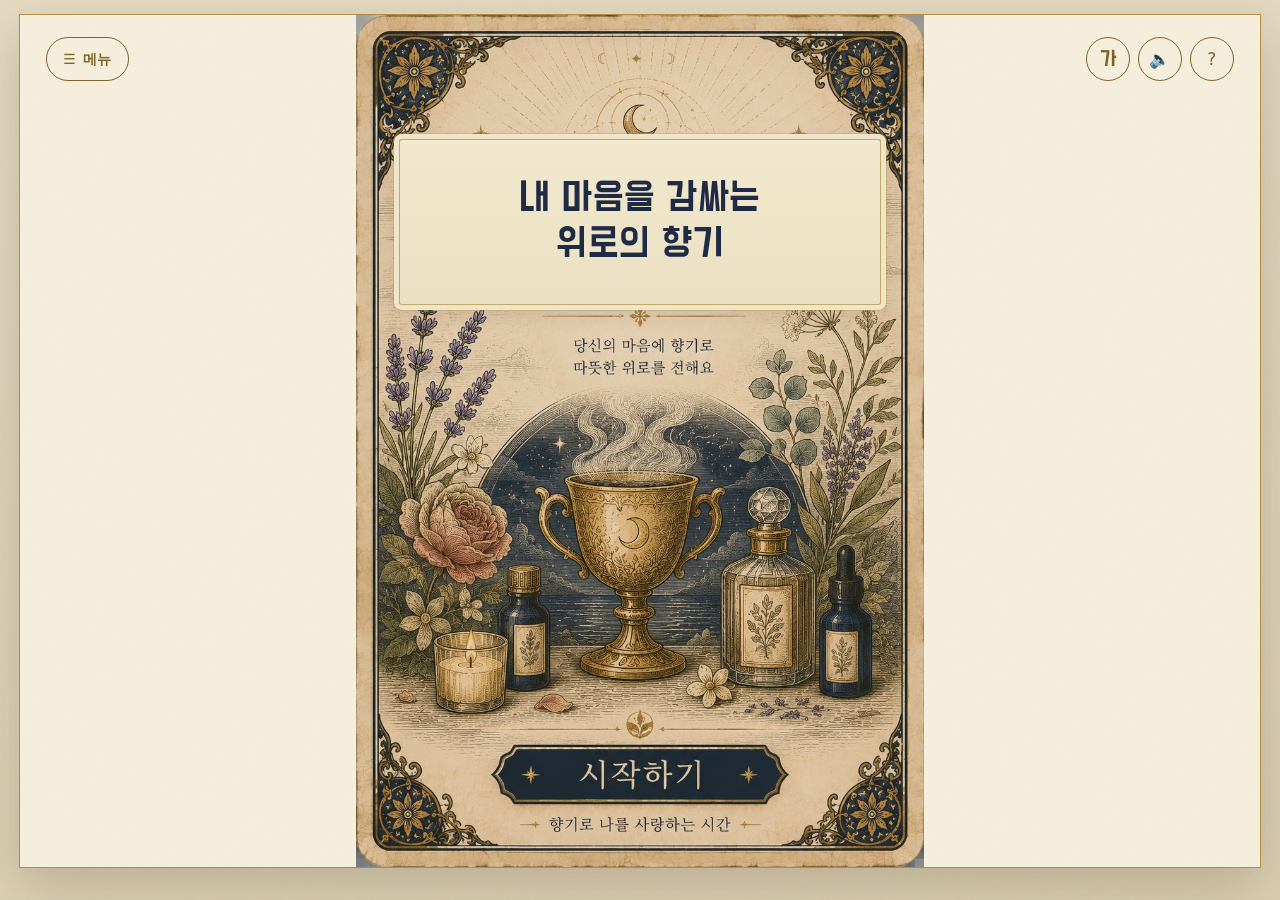
<file: index.html>
<!doctype html>
<html lang="ko">
<head>
<meta charset="utf-8"><meta name="viewport" content="width=device-width,initial-scale=1">
<meta name="theme-color" content="#e6dcc4">
<title>마음의 향기 타로</title>
<link rel="icon" href="favicon.svg" type="image/svg+xml">
<!-- 표지 제목 글꼴을 먼저 받아 둠(늦게 받으면 제목 글꼴이 한 번 바뀌어 보임) -->
<link rel="preload" href="fonts/BMDOHYEON.woff2" as="font" type="font/woff2" crossorigin>
<style>
@font-face{
  font-family:'BMDOHYEON';
  src:url("fonts/BMDOHYEON.woff2") format('woff2');
  font-weight:400;font-style:normal;font-display:swap;
}
:root{
  --paper:#efe5ce;--tile:#f6efdd;--tile-2:#f0e7d0;
  --ink:#3a3226;--ink-soft:#6e6250;
  --navy:#1f2a44;--navy-2:#16203a;
  --gold:#b08d3c;--gold-lt:#cfae62;--gold-pale:#e9d7a6;
  --gold-text:#7d6326;   /* 작은 금색 글씨용 진한 금색(밝은 배경에서 대비 4.5:1 이상) */
  --line:rgba(176,141,60,.38);--line-soft:rgba(176,141,60,.2);
  --cardw:132px;--cardh:226px;
  --serif:'BMDOHYEON','Noto Sans KR','Apple SD Gothic Neo',sans-serif;
  --sans:'Noto Sans KR','Apple SD Gothic Neo','Malgun Gothic',system-ui,sans-serif;
  --fs:1;   /* 글씨 크게(맨 위 '가' 버튼): 리딩·말풍선·안내·고르는 줄·카드 결과 글씨에 곱함 */
}
:root.big{--fs:1.2}
*{box-sizing:border-box}
body{
  margin:0;color:var(--ink);font-family:var(--sans);min-height:100vh;
  background:
    url("data:image/svg+xml,%3Csvg xmlns='http://www.w3.org/2000/svg' width='150' height='150'%3E%3Cfilter id='n'%3E%3CfeTurbulence type='fractalNoise' baseFrequency='.85' numOctaves='3'/%3E%3CfeColorMatrix type='saturate' values='0'/%3E%3C/filter%3E%3Crect width='150' height='150' filter='url(%23n)' opacity='.055'/%3E%3C/svg%3E"),
    linear-gradient(170deg,#e6dcc4 0,#dccfb2 100%);
  background-attachment:fixed;
}
button,input,textarea{font:inherit;cursor:pointer}
button:focus-visible,textarea:focus-visible,input:focus-visible,select:focus-visible{outline:2px solid var(--gold-text);outline-offset:3px}
/* 화면이 바뀔 때 초점을 옮겨 두는 단계 제목·창(키보드로는 닿지 않음) */
[tabindex="-1"]:focus{outline:none}
.app{max-width:820px;margin:auto;padding:clamp(12px,2.5vw,28px)}

/* ── 양피지 액자 ─────────────────────────── */
.shell{
  position:relative;background:var(--tile);border:1.5px solid var(--gold);
  box-shadow:0 18px 50px rgba(60,45,20,.22),0 1px 0 rgba(255,255,255,.6) inset;
  animation:fadeInUp .7s ease-out both;
  background-image:
    url("data:image/svg+xml,%3Csvg xmlns='http://www.w3.org/2000/svg' width='150' height='150'%3E%3Cfilter id='n'%3E%3CfeTurbulence type='fractalNoise' baseFrequency='.9' numOctaves='3'/%3E%3CfeColorMatrix type='saturate' values='0'/%3E%3C/filter%3E%3Crect width='150' height='150' filter='url(%23n)' opacity='.04'/%3E%3C/svg%3E");
}
.shell:before{
  content:"";position:absolute;inset:9px;border:1px solid var(--line);pointer-events:none;z-index:40
}
.corners{position:absolute;inset:9px;pointer-events:none;z-index:41;
  background:url("data:image/svg+xml,%3Csvg xmlns='http://www.w3.org/2000/svg' viewBox='0 0 100 100'%3E%3Cg transform='rotate(0 50 50)'%3E%3Cpath d='M5 95 L5 32 Q5 5 32 5 L95 5' fill='none' stroke='%23b08d3c' stroke-width='1.6'/%3E%3Cpath d='M13 95 L13 36 Q13 13 36 13 L95 13' fill='none' stroke='%23b08d3c' stroke-width='.9' opacity='.55'/%3E%3Cpath d='M13 66 Q34 62 39 44 Q43 28 60 24' fill='none' stroke='%23b08d3c' stroke-width='1.1'/%3E%3Cpath d='M22 56 Q28 46 39 44' fill='none' stroke='%23b08d3c' stroke-width='.9' opacity='.8'/%3E%3Cpath d='M39 44 Q48 34 50 24' fill='none' stroke='%23b08d3c' stroke-width='.9' opacity='.8'/%3E%3Ccircle cx='39' cy='44' r='2.6' fill='%23b08d3c'/%3E%3Ccircle cx='60' cy='24' r='2' fill='%23b08d3c'/%3E%3Ccircle cx='13' cy='66' r='2' fill='%23b08d3c'/%3E%3Ccircle cx='24' cy='24' r='1.4' fill='%23b08d3c' opacity='.7'/%3E%3C/g%3E%3C/svg%3E") top left no-repeat,url("data:image/svg+xml,%3Csvg xmlns='http://www.w3.org/2000/svg' viewBox='0 0 100 100'%3E%3Cg transform='rotate(90 50 50)'%3E%3Cpath d='M5 95 L5 32 Q5 5 32 5 L95 5' fill='none' stroke='%23b08d3c' stroke-width='1.6'/%3E%3Cpath d='M13 95 L13 36 Q13 13 36 13 L95 13' fill='none' stroke='%23b08d3c' stroke-width='.9' opacity='.55'/%3E%3Cpath d='M13 66 Q34 62 39 44 Q43 28 60 24' fill='none' stroke='%23b08d3c' stroke-width='1.1'/%3E%3Cpath d='M22 56 Q28 46 39 44' fill='none' stroke='%23b08d3c' stroke-width='.9' opacity='.8'/%3E%3Cpath d='M39 44 Q48 34 50 24' fill='none' stroke='%23b08d3c' stroke-width='.9' opacity='.8'/%3E%3Ccircle cx='39' cy='44' r='2.6' fill='%23b08d3c'/%3E%3Ccircle cx='60' cy='24' r='2' fill='%23b08d3c'/%3E%3Ccircle cx='13' cy='66' r='2' fill='%23b08d3c'/%3E%3Ccircle cx='24' cy='24' r='1.4' fill='%23b08d3c' opacity='.7'/%3E%3C/g%3E%3C/svg%3E") top right no-repeat,
             url("data:image/svg+xml,%3Csvg xmlns='http://www.w3.org/2000/svg' viewBox='0 0 100 100'%3E%3Cg transform='rotate(270 50 50)'%3E%3Cpath d='M5 95 L5 32 Q5 5 32 5 L95 5' fill='none' stroke='%23b08d3c' stroke-width='1.6'/%3E%3Cpath d='M13 95 L13 36 Q13 13 36 13 L95 13' fill='none' stroke='%23b08d3c' stroke-width='.9' opacity='.55'/%3E%3Cpath d='M13 66 Q34 62 39 44 Q43 28 60 24' fill='none' stroke='%23b08d3c' stroke-width='1.1'/%3E%3Cpath d='M22 56 Q28 46 39 44' fill='none' stroke='%23b08d3c' stroke-width='.9' opacity='.8'/%3E%3Cpath d='M39 44 Q48 34 50 24' fill='none' stroke='%23b08d3c' stroke-width='.9' opacity='.8'/%3E%3Ccircle cx='39' cy='44' r='2.6' fill='%23b08d3c'/%3E%3Ccircle cx='60' cy='24' r='2' fill='%23b08d3c'/%3E%3Ccircle cx='13' cy='66' r='2' fill='%23b08d3c'/%3E%3Ccircle cx='24' cy='24' r='1.4' fill='%23b08d3c' opacity='.7'/%3E%3C/g%3E%3C/svg%3E") bottom left no-repeat,url("data:image/svg+xml,%3Csvg xmlns='http://www.w3.org/2000/svg' viewBox='0 0 100 100'%3E%3Cg transform='rotate(180 50 50)'%3E%3Cpath d='M5 95 L5 32 Q5 5 32 5 L95 5' fill='none' stroke='%23b08d3c' stroke-width='1.6'/%3E%3Cpath d='M13 95 L13 36 Q13 13 36 13 L95 13' fill='none' stroke='%23b08d3c' stroke-width='.9' opacity='.55'/%3E%3Cpath d='M13 66 Q34 62 39 44 Q43 28 60 24' fill='none' stroke='%23b08d3c' stroke-width='1.1'/%3E%3Cpath d='M22 56 Q28 46 39 44' fill='none' stroke='%23b08d3c' stroke-width='.9' opacity='.8'/%3E%3Cpath d='M39 44 Q48 34 50 24' fill='none' stroke='%23b08d3c' stroke-width='.9' opacity='.8'/%3E%3Ccircle cx='39' cy='44' r='2.6' fill='%23b08d3c'/%3E%3Ccircle cx='60' cy='24' r='2' fill='%23b08d3c'/%3E%3Ccircle cx='13' cy='66' r='2' fill='%23b08d3c'/%3E%3Ccircle cx='24' cy='24' r='1.4' fill='%23b08d3c' opacity='.7'/%3E%3C/g%3E%3C/svg%3E") bottom right no-repeat;
  background-size:74px 74px}

/* ── 상단 바 ───────────────────────────── */
/* 왼쪽 메뉴 · 가운데 ☾ ✦ ☽ · 오른쪽 도구(글씨 크게 · 소리 · 도움말). 가운데 칸이 늘 한가운데 오게 3칸 격자 */
.topbar{position:relative;z-index:60;display:grid;grid-template-columns:1fr auto 1fr;align-items:center;gap:8px;padding:26px 30px 0}
.topbar .menubtn{justify-self:start}
.tools{justify-self:end;display:flex;gap:8px}
.fsbtn{font-family:var(--serif);font-size:18px}
.iconbtn{
  width:44px;height:44px;border-radius:50%;border:1.5px solid var(--gold-text);background:transparent;
  color:var(--gold-text);font-size:17px;line-height:1;display:inline-flex;align-items:center;justify-content:center;transition:all .25s ease
}
.iconbtn:hover{background:rgba(176,141,60,.14)}
.iconbtn.on,.iconbtn.on:hover{background:var(--navy);border-color:var(--navy);color:var(--gold-pale)}
.crest{text-align:center;color:var(--gold);font-size:15px;letter-spacing:.5em;opacity:.85;white-space:nowrap}

.masthead{text-align:center;padding:14px 30px 0;position:relative;z-index:45}
h1{font-family:var(--serif);font-size:clamp(28px,5vw,42px);margin:0;color:var(--navy);letter-spacing:1px;line-height:1.32}
.sub{color:var(--ink-soft);margin-top:12px;font-size:13.5px;line-height:1.7}

.progress{display:grid;grid-template-columns:repeat(5,1fr);gap:6px;padding:22px 30px 0;position:relative;z-index:45}
.progress span{height:2px;background:rgba(176,141,60,.22);transition:all .4s cubic-bezier(.34,.1,.68,.55)}
.progress .on{background:linear-gradient(90deg,var(--gold),var(--gold-lt))}

.content{padding:clamp(22px,4vw,38px) clamp(20px,4vw,42px) clamp(30px,5vw,44px);min-height:560px;position:relative;z-index:45;animation:fadeIn .5s ease-out .15s both}

/* ── 구분 장식 ─────────────────────────── */
.divider{display:flex;align-items:center;gap:14px;margin:6px 0 20px;color:var(--gold-text)}
.divider:before,.divider:after{content:"";flex:1;height:1px;background:linear-gradient(90deg,transparent,var(--line),transparent)}
.divider span{font-size:12px;letter-spacing:.34em;font-weight:700;white-space:nowrap;position:relative;padding:0 22px}
.divider span:before,.divider span:after{content:"◆";position:absolute;top:50%;transform:translateY(-50%);font-size:7px;opacity:.85;letter-spacing:0}
.divider span:before{left:0}.divider span:after{right:0}
.divider em{font-style:normal;opacity:.7}

h2{font-family:var(--serif);font-size:clamp(24px,4vw,34px);margin:0 0 14px;color:var(--navy);letter-spacing:.5px;text-align:center}
.lead{color:var(--ink-soft);line-height:1.85;font-size:calc(13.5px*var(--fs));text-align:center;max-width:620px;margin:0 auto}

.mark{text-align:center;color:var(--gold);font-size:13px;margin-top:30px;opacity:.75}
/* 한국어 문장은 낱말 중간에서 줄이 바뀌지 않게(긴 글자 묶음은 그래도 칸 안에서 줄바꿈) */
.lead,.status,.notice,.reading p,.scent p,.ainote,.keystate,.warn,.rowtext .desc{word-break:keep-all;overflow-wrap:break-word}

/* ── 목록형 선택 줄 ─────────────────────── */
.rows{margin-top:26px;display:flex;flex-direction:column;gap:10px}
.row{
  display:flex;align-items:center;gap:14px;width:100%;text-align:left;
  border:1px solid var(--line);background:rgba(255,253,246,.62);color:var(--ink);
  padding:15px 18px;transition:all .26s ease;position:relative
}
.row:hover{border-color:var(--gold);background:#fffdf6;box-shadow:0 5px 16px rgba(60,45,20,.1)}
.row.sel{background:var(--navy);border-color:var(--navy);box-shadow:0 8px 22px rgba(31,42,68,.3)}
.row.sel strong{color:var(--gold-pale)}
.row.sel .desc{color:rgba(233,215,166,.62)}
.row.sel .chev,.row.sel .orb{color:var(--gold-lt)}
/* 고른 줄은 남색 바탕이라 남색·파랑 점이 묻히지 않게 밝은 테두리 */
.row.sel .orb i{box-shadow:0 0 0 2px #fffdf6}
.orb{width:22px;height:22px;flex:0 0 22px;border-radius:50%;display:grid;place-items:center;color:var(--gold);font-size:15px}
.orb i{width:11px;height:11px;border-radius:50%;background:currentColor;box-shadow:0 0 0 3px rgba(176,141,60,.18)}
.rowtext{flex:1;min-width:0}
.rowtext strong{display:block;font-family:var(--serif);font-size:calc(16.5px*var(--fs));color:var(--navy)}
.rowtext .desc{display:block;color:var(--ink-soft);font-size:calc(12.5px*var(--fs));line-height:1.5;margin-top:4px}
.chev{color:var(--gold);font-size:20px;line-height:1;opacity:.8}

/* ── 버튼 ──────────────────────────────── */
.btn{
  border:1px solid var(--gold);background:transparent;color:var(--navy);
  padding:13px 26px;font-size:13.5px;font-weight:600;letter-spacing:.1em;transition:all .26s ease
}
.btn:hover:not(:disabled){background:rgba(176,141,60,.13)}
.btn.primary{
  position:relative;background:var(--navy);border-color:var(--navy);color:var(--gold-pale);
  box-shadow:0 7px 20px rgba(31,42,68,.3)
}
.btn.primary:before,.btn.primary:after{content:"✦";position:absolute;top:50%;transform:translateY(-50%);color:var(--gold-lt);font-size:10px;opacity:.9}
.btn.primary:before{left:16px}
.btn.primary:after{right:16px}
.btn.primary:hover:not(:disabled){background:var(--navy-2);box-shadow:0 11px 26px rgba(31,42,68,.38)}
.btn:disabled{opacity:.45;cursor:not-allowed}
/* 아직 누를 수 없는 다음 버튼도 글씨는 읽히게(버튼 글씨가 '색을 먼저 골라요'처럼 할 일을 알려 줌) */
.btn.primary:disabled{opacity:1;background:#ddd4bf;border-color:#cdbf9f;color:#5b5140;box-shadow:none}
.btn.primary:disabled:before,.btn.primary:disabled:after{color:#a8987a}
.nav{display:flex;gap:12px;margin-top:30px;flex-wrap:wrap}
.nav .btn{flex:1;min-width:130px}
.nav .mid{display:flex;gap:12px;flex:2;min-width:200px}
.nav .mid .btn{flex:1}
/* 리딩 화면: 왼쪽 자리(다른 단계의 '이전' 자리)는 비워 두고 다시 뽑기는 가운데 묶음으로 */
.navgap{flex:1;min-width:130px}

textarea{
  width:100%;min-height:96px;background:rgba(255,253,246,.75);border:1px solid var(--line);
  color:var(--ink);padding:15px;font-size:13.5px;line-height:1.7;resize:vertical;margin-top:18px
}
textarea:focus{outline:none;border-color:var(--gold);background:#fffdf6}
textarea::placeholder{color:#7a6c58}

/* ── 표지 ──────────────────────────────── */
body.on-cover .progress,body.on-cover .masthead{display:none}
body.on-cover .shell:before,body.on-cover .corners{display:none}
body.on-cover .topbar{position:absolute;left:0;right:0;padding:22px 26px 0}
body.on-cover .topbar .crest{color:#8a6f36}
.content.cover{padding:0;min-height:0;animation:fadeIn .6s ease-out both}
/* 그림이 오기 전에도 자리를 잡아 두고(비율 900:1350), 양피지색 자리와 시작 버튼을 먼저 보여 줌 */
.poster{position:relative;cursor:pointer;line-height:0;aspect-ratio:900/1350;
  background:linear-gradient(180deg,#efe3c4,#e2d2ab);
  box-shadow:inset 0 0 0 10px #e9dcbb,inset 0 0 0 11px rgba(176,141,60,.55)}
.poster img{width:100%;height:auto;display:block}
/* 진짜 '시작하기' 버튼 — 그림 속 버튼 자리에 겹쳐 둠. 그림이 뜨면 투명해져 그림 속 버튼이 보이고,
   그림이 늦거나 안 뜨면 이 버튼이 그대로 보임 */
.poster .start{position:absolute;left:24%;width:52%;top:85.6%;height:6.8%;padding:0;border:1.5px solid var(--gold-lt);
  background:var(--navy);color:var(--gold-pale);font-family:var(--serif);font-size:clamp(17px,4.6vw,28px);
  letter-spacing:.14em;line-height:1;border-radius:4px;transition:background .35s ease,box-shadow .35s ease}
.poster.loaded .start{background:transparent;border-color:transparent;color:transparent}
.poster:hover .start,.poster .start:focus-visible{box-shadow:0 0 34px rgba(207,174,98,.55)}
.poster.loaded:hover .start,.poster.loaded .start:focus-visible{background:rgba(255,245,220,.15)}
/* 표지 이미지 속 옛 제목을 가리고 새 제목을 얹는 '명판' */
.cover-title{position:absolute;left:7.5%;right:7.5%;top:14.5%;height:19.5%;
  display:flex;align-items:center;justify-content:center;text-align:center;line-height:0;
  background:linear-gradient(180deg,#f1e8ce,#ebe0c2);
  border:1px solid rgba(176,141,60,.7);border-radius:3px;
  box-shadow:0 0 0 5px #efe5cb, 0 0 0 6px rgba(176,141,60,.28), 0 8px 22px rgba(60,45,20,.14)}
.cover-title span{font-family:var(--serif);color:var(--navy);line-height:1.44;letter-spacing:.5px;
  font-size:clamp(19px,4.3vw,32px)}

/* ── 카드 테이블 ────────────────────────── */
.tarot-room{
  position:relative;height:520px;margin-top:24px;overflow:hidden;border:1.5px solid var(--gold);
  background:radial-gradient(circle at 50% 80%,rgba(207,174,98,.15),transparent 48%),linear-gradient(160deg,#1c2540 0,#0b1220 100%);
  box-shadow:inset 0 0 70px rgba(0,0,0,.55)
}
.tarot-room:before{content:"";position:absolute;inset:8px;border:1px solid rgba(207,174,98,.25);pointer-events:none;z-index:70}
/* 탁자 위 안내(상태·장수). 카드를 뒤집는 동안(.revealing)에는 카드 그림을 가리지 않게 아래쪽 빈 곳으로 내려감 */
.roomhead{position:absolute;top:20px;left:16px;right:16px;text-align:center;z-index:80}
.status{font-size:13px;line-height:1.5;letter-spacing:.08em;color:var(--gold-lt);font-weight:600}
.status b{color:var(--gold-pale)}
.counter{margin-top:4px;font-size:12px;letter-spacing:.08em;color:rgba(233,215,166,.72)}
.tarot-room.revealing .roomhead{top:auto;bottom:8px}
.tarot-room.revealing .status{text-shadow:0 0 6px #0b1220,0 0 2px #0b1220}
.tarot-room.revealing .counter{display:none}
.fan{position:absolute;left:50%;bottom:52px;transform:translateX(-50%)}
.fan.locked{pointer-events:none}
/* 그림자는 카드 면의 box-shadow 로(카드 36장에 filter 를 걸면 섞을 때 화면이 끊김) */
.card{
  position:absolute;width:var(--cardw);height:var(--cardh);left:calc(var(--cardw) / -2);bottom:0;
  border:0;background:transparent;padding:0;perspective:1200px;transform-origin:50% 165%;
  transform:translate(var(--x,0px),var(--y,0px)) rotate(var(--r,0deg));
  transition:transform .42s cubic-bezier(.34,.1,.68,.55),opacity .4s ease
}
.fan:not(.locked) .card:hover,.fan:not(.locked) .card:focus-visible{transform:translate(var(--x,0px),calc(var(--y,0px) - 30px)) rotate(var(--r,0deg));z-index:50}
.fan:not(.locked) .card:hover .back,.fan:not(.locked) .card:focus-visible .back{box-shadow:0 16px 34px rgba(207,174,98,.42)}
.card:focus-visible{outline:2px solid #fffdf6;outline-offset:3px;border-radius:8px}
.card.hide{opacity:0;pointer-events:none}
.inner{position:absolute;inset:0;transform-style:preserve-3d;transition:transform .75s cubic-bezier(.4,.05,.3,1)}
.face{position:absolute;inset:0;border-radius:7px;backface-visibility:hidden;-webkit-backface-visibility:hidden;overflow:hidden}
.back{background:var(--back) center/cover no-repeat,#1f2a44;box-shadow:0 10px 26px rgba(0,0,0,.5)}
.front{transform:rotateY(180deg);background:var(--tile);border:1px solid rgba(207,174,98,.6);box-shadow:0 10px 26px rgba(0,0,0,.5)}
.front img{width:100%;height:100%;object-fit:cover;display:block}
/* 고른 카드는 탁자 높이에 맞춰 계산한 만큼(--lift, layout() 에서 정함) 올라와 탁자 안에 다 보이게 */
.card.chosen{transform:translate(0px,calc(var(--lift,150px) * -1)) scale(1.18);z-index:99}
.card.picked .inner{transform:rotateY(180deg)}
.card.done{opacity:0;transform:translate(0px,calc(var(--lift,150px) * -1 - 30px)) scale(.55)}

/* ── 뽑은 카드 칸 ───────────────────────── */
.slots{display:flex;flex-direction:column;gap:12px;margin-top:22px}
.slot{
  border:1px solid var(--line);padding:16px 18px;background:rgba(255,253,246,.6);
  transition:all .3s ease;color:var(--ink-soft);font-size:13px;min-height:74px;
  display:flex;align-items:center;gap:16px
}
.slot .lbl{color:var(--gold-text);font-weight:700;letter-spacing:.1em;font-size:12px;display:block;margin-bottom:6px}
.slot.filled{border-color:var(--gold);background:#fffdf6;animation:pop .45s cubic-bezier(.2,1.2,.4,1)}
/* 빈 칸에도 카드 모양 자리(.ph)를 두어, 카드가 들어와도 칸 높이가 그대로(화면이 출렁이지 않게) */
.slot img,.slot .ph{width:56px;height:96px;object-fit:cover;flex:0 0 56px;box-shadow:0 3px 10px rgba(60,45,20,.28)}
.slot .ph{border:1px dashed rgba(176,141,60,.55);background:rgba(176,141,60,.06);box-shadow:none;border-radius:3px}
.slot strong{display:block;font-family:var(--serif);font-size:19px;color:var(--navy);margin-bottom:3px}
.slot .ori{color:var(--ink-soft);font-size:12.5px}
.slot.pending{border-color:var(--gold);color:var(--gold-text);background:rgba(176,141,60,.08)}
.slot.pending .dots:after,.status .dots:after{content:"";animation:dots 1.1s steps(4,end) infinite}

/* ── 리딩 결과 ─────────────────────────── */
.plaque{
  background:var(--navy);color:var(--gold-pale);text-align:center;padding:11px;margin:4px 0 22px;
  font-family:var(--serif);font-size:16px;letter-spacing:.16em;position:relative
}
.plaque:before,.plaque:after{content:"✦";position:absolute;top:50%;transform:translateY(-50%);color:var(--gold-lt);font-size:10px}
.plaque:before{left:16px}.plaque:after{right:16px}
.results{display:flex;flex-direction:column;gap:12px;margin-bottom:24px}
.result{border:1px solid var(--line);padding:16px 18px;background:rgba(255,253,246,.62);display:flex;align-items:center;gap:18px;transition:all .3s ease}
.result:hover{border-color:var(--gold);background:#fffdf6}
.result .lbl{color:var(--ink-soft);font-size:calc(12px*var(--fs));display:block;margin-bottom:10px}
.result img{width:76px;height:130px;object-fit:cover;flex:0 0 76px;box-shadow:0 3px 12px rgba(60,45,20,.28)}
.result.rev img{transform:rotate(180deg)}
.result h3{font-family:var(--serif);font-size:calc(22px*var(--fs));margin:0 0 4px;color:var(--navy)}
.result p{color:var(--ink-soft);font-size:calc(13px*var(--fs));margin:0}
.reading{border:1px solid var(--line);padding:26px;background:rgba(255,253,246,.7);line-height:1.95;position:relative}
.reading:before{content:"";position:absolute;inset:5px;border:1px solid var(--line-soft);pointer-events:none}
.reading p{margin:0 0 18px;color:var(--ink);font-size:calc(14px*var(--fs))}
.reading p:last-child{margin-bottom:0}
.reading b{color:var(--navy);font-weight:700;font-family:var(--serif)}

/* ── 향기 ──────────────────────────────── */
.scent-grid{display:grid;grid-template-columns:repeat(3,1fr);gap:14px}
.scent{border:1px solid var(--line);padding:26px 20px;background:rgba(255,253,246,.7);transition:all .3s ease;text-align:center;position:relative}
.scent:before{content:"✦";position:absolute;top:12px;left:0;right:0;color:var(--gold);font-size:10px}
.scent:hover{border-color:var(--gold);background:#fffdf6;box-shadow:0 8px 22px rgba(60,45,20,.12)}
.scent small{color:var(--gold-text);display:block;margin:14px 0 6px;font-weight:700;letter-spacing:.22em;font-size:12px}
.scent h3{font-family:var(--serif);font-size:26px;margin:6px 0 12px;color:var(--navy)}
.scent p{color:var(--ink-soft);font-size:calc(13px*var(--fs));line-height:1.65;margin:0}

.notice{color:var(--ink-soft);font-size:12.5px;margin-top:20px;line-height:1.75;padding:14px 18px;border-left:2px solid var(--gold);background:rgba(176,141,60,.07)}
.notice.top{margin:0 0 16px}
.scent .from{display:block;margin:-4px 0 10px;font-size:12px;color:var(--gold-text);font-weight:600;line-height:1.5}

@keyframes fadeInUp{from{opacity:0;transform:translateY(18px)}to{opacity:1;transform:translateY(0)}}
@keyframes fadeIn{from{opacity:0}to{opacity:1}}
@keyframes pop{0%{transform:scale(.96);opacity:.55}100%{transform:scale(1);opacity:1}}
@keyframes dots{0%{content:""}25%{content:"."}50%{content:".."}75%{content:"..."}}
@media(prefers-reduced-motion:reduce){*{animation-duration:.01ms!important;transition-duration:.01ms!important}}
@media(max-width:700px){
  :root{--cardw:82px;--cardh:140px}
  .scent-grid{grid-template-columns:1fr}
  .tarot-room{height:400px}
  .fan{bottom:36px}
  .card.chosen{transform:translate(0px,calc(var(--lift,108px) * -1)) scale(1.35)}
  .card.done{transform:translate(0px,calc(var(--lift,108px) * -1 - 20px)) scale(.6)}
  .nav{flex-direction:column}
  .nav .mid{flex-direction:column}
  .navgap{display:none}
  .corners{background-size:56px 56px}
  .result img{width:64px;height:110px;flex:0 0 64px}
  .result h3{font-size:calc(19px*var(--fs))}
}

/* ── 안쪽 액자 (목업의 STEP 패널) ────────── */
.panel{border:1px solid var(--line);padding:clamp(20px,3.5vw,30px) clamp(16px,3vw,26px);background:rgba(255,253,246,.42);position:relative}
.panel:before{content:"";position:absolute;inset:4px;border:1px solid var(--line-soft);pointer-events:none}
.panel>*{position:relative}
.panel .divider{margin-top:0}

/* ── 메뉴 / 설정 ───────────────────────── */
.sheet{position:fixed;inset:0;z-index:200;background:rgba(20,25,40,.55);display:grid;place-items:center;padding:20px;animation:fadeIn .25s ease both}
/* 안쪽 금테는 box-shadow 로 — 창 안을 스크롤해도 테두리는 제자리(예전 :before 테두리는 글과 함께 움직여 글을 가로질렀음) */
.sheetbox{max-width:440px;width:100%;background:var(--tile);border:1.5px solid var(--gold);padding:30px 26px;position:relative;max-height:88vh;overflow:auto;overflow-x:hidden;
  box-shadow:inset 0 0 0 7px var(--tile),inset 0 0 0 8px var(--line)}
/* 창 안 버튼은 큰 화면에서도 작게 — 440px 창 밖으로 '저장'이 밀려나지 않게 */
.sheetbox .lead{font-size:calc(15px*var(--fs));line-height:1.7}
.sheetbox .nav{gap:8px}
.sheetbox .nav .btn{min-width:0;padding:13px 12px;font-size:15px;letter-spacing:.04em}
.sheetbox .nav .mid{min-width:0;gap:8px}
.keybtns{display:flex;gap:8px;margin-top:10px}
.keybtns .btn{flex:1;padding:10px 12px;font-size:13.5px;letter-spacing:.04em}
.sheetbox h3{font-family:var(--serif);text-align:center;color:var(--navy);margin:0 0 6px;font-size:22px}
.sheetbox ol{margin:18px 0 0;padding-left:20px;color:var(--ink-soft);font-size:13.5px;line-height:1.9}
.sheetbox ol b{color:var(--navy)}
.field{margin-top:18px}
.field label{display:block;font-size:12px;letter-spacing:.16em;font-weight:700;color:var(--gold-text);margin-bottom:8px}
.field input{width:100%;background:rgba(255,253,246,.8);border:1px solid var(--line);color:var(--ink);padding:13px 14px;font-size:13.5px;font-family:ui-monospace,Menlo,Consolas,monospace}
.field input:focus{outline:none;border-color:var(--gold);background:#fffdf6}
.keystate{margin-top:10px;font-size:12.5px;color:var(--ink-soft)}
.keystate b{color:var(--navy);font-family:ui-monospace,Menlo,Consolas,monospace}
.keystate.ok b{color:#3f6b3a}
.keystate.bad b{color:#9c3b2e}
.pickrow{display:flex;gap:10px;margin-top:10px}
.pickrow button{flex:1;border:1px solid var(--line);background:rgba(255,253,246,.6);color:var(--ink);padding:12px 8px;font-size:12.5px;line-height:1.5;transition:all .25s ease}
.pickrow button strong{display:block;font-family:var(--serif);font-size:15px;color:var(--navy);margin-bottom:3px}
.pickrow button.on{background:var(--navy);border-color:var(--navy);color:rgba(233,215,166,.7)}
.pickrow button.on strong{color:var(--gold-pale)}
.warn{margin-top:20px;font-size:12px;line-height:1.75;color:var(--ink-soft);padding:13px 15px;border-left:2px solid #9c3b2e;background:rgba(156,59,46,.06)}
.warn b{color:#9c3b2e}

/* ── STEP 01 머리그림 (표지 그림이 이어짐) ── */
body.on-hero .masthead{display:none}
body.on-hero .progress{padding-top:16px}
body.on-hero .content{padding-top:0}
.hero{margin:0 0 4px;line-height:0;position:relative}
/* hero.jpg 는 표지와 제목 위치가 조금 달라 명판 위치를 따로 맞춤 */
.hero .cover-title{top:15%;height:21.5%;left:9%;right:9%}
.hero img{width:100%;height:auto;display:block;background:#e9dcbb}
body.on-hero .panel{border-top-width:1px;margin-top:-1px}

/* ── 도현체는 제목에만 ─────────────────── */
h1,h2,h3,.plaque,.divider span,.rowtext strong,.slot strong,.result h3,
.scent h3,.reading b,.sheetbox h3,.pickrow button strong{
  font-family:var(--serif);font-synthesis-weight:none;-webkit-font-synthesis:none;font-weight:400
}
h1{letter-spacing:0;line-height:1.36}
h2{letter-spacing:0}
.divider span{letter-spacing:.26em}

/* ── 대화형 질문 ───────────────────────── */
.chat{margin-top:34px}
.chatlog{display:flex;flex-direction:column;gap:14px;margin-top:20px}
.msg{display:flex;gap:10px;max-width:90%}
.msg.me{align-self:flex-end;flex-direction:row-reverse}
.msg.ai{align-self:flex-start}
.ava{width:30px;height:30px;flex:0 0 30px;border-radius:50%;border:1px solid var(--gold);
  display:grid;place-items:center;color:var(--gold);font-size:11px;background:rgba(255,253,246,.75);margin-top:2px}
.bubble{padding:13px 16px;font-size:calc(13.5px*var(--fs));line-height:1.85;white-space:pre-wrap;
  border:1px solid var(--line);background:rgba(255,253,246,.8);color:var(--ink)}
.msg.me .bubble{background:var(--navy);border-color:var(--navy);color:var(--gold-pale)}
.typing i{display:inline-block;width:5px;height:5px;border-radius:50%;background:var(--gold);
  margin-right:5px;animation:blink 1.2s infinite}
.typing i:nth-child(2){animation-delay:.2s}
.typing i:nth-child(3){animation-delay:.4s}
@keyframes blink{0%,60%,100%{opacity:.25}30%{opacity:1}}
.chatbar{display:flex;gap:8px;margin-top:18px;align-items:flex-end}
.chatbar textarea{flex:1;min-height:50px;max-height:150px;margin-top:0;padding:14px;resize:none;overflow-y:auto}
.send{flex:0 0 54px;height:50px;border:0;background:var(--navy);color:var(--gold-pale);
  font-size:15px;transition:all .25s ease}
.send:hover:not(:disabled){background:var(--navy-2)}
.send:disabled{opacity:.32;cursor:not-allowed}
.chathint{margin-top:10px;font-size:12.5px;color:var(--ink-soft);text-align:right;letter-spacing:.06em}

/* ── 향기 목록 편집 ────────────────────── */
.scentedit{margin-top:18px;display:flex;flex-direction:column;gap:12px;max-height:44vh;overflow-y:auto;padding-right:4px}
.srow{border:1px solid var(--line);padding:12px;background:rgba(255,253,246,.55)}
.sline{display:flex;gap:8px;align-items:center}
.sname{flex:1.1;min-width:0}
.smood{flex:1.3;min-width:0}
.srow input,.srow select{background:rgba(255,253,246,.9);border:1px solid var(--line);color:var(--ink);padding:10px 11px;font-size:13px;font-family:var(--sans)}
.srow input:focus,.srow select:focus{outline:none;border-color:var(--gold)}
.sdesc{width:100%;margin-top:8px}
.sdel{flex:0 0 34px;height:36px;border:1px solid var(--line);background:transparent;color:#9c3b2e;font-size:17px;line-height:1;transition:all .25s ease}
.sdel:hover{background:rgba(156,59,46,.1);border-color:#9c3b2e}

/* ── ☰ 메뉴 버튼: 아이콘만이면 못 찾으니 라벨을 붙임 ── */
.menubtn{width:auto;border-radius:22px;padding:0 16px;gap:7px;font-size:14px;font-weight:600;letter-spacing:.02em;white-space:nowrap}
.menubtn .mlabel{font-family:var(--sans);font-size:14px}
@media(max-width:420px){.menubtn .mlabel{display:none}.menubtn{width:44px;padding:0}
  .topbar{padding-left:20px;padding-right:20px;gap:4px}.tools{gap:5px}.crest{letter-spacing:.25em;font-size:13px}}

/* ── 태블릿·데스크톱(701px 이상): 큰 글씨 ──
   701~899px(세워 든 태블릿)은 축소하지 않고 보통처럼 위아래로 넘겨 봐요.
   900px 이상만 액자 전체를 화면에 맞춰 축소(fit)해요. */
@media(min-width:701px){
  body{overflow-x:hidden}
  .app{max-width:none;margin:0;padding:14px 0;text-align:center}
  /* fadeInUp 은 transform 을 애니메이션(fill:both)해 축소를 덮어쓰므로 여기서는 transform 없는 페이드.
     inline-block+가운데정렬로 좌우 중앙. vertical-align:top 이어야 축소 뒤 남는 높이를 음수 margin 으로 되돌릴 수 있음 */
  .shell{display:inline-block;vertical-align:top;text-align:left;width:min(800px,94vw);
         transform-origin:top center;backface-visibility:hidden;animation:fadeIn .5s ease-out both}
  /* 안쪽 단계에서는 큰 제목을 숨겨 세로 공간을 확보(단계 제목이 대신함) */
  body:not(.on-cover):not(.on-hero) .masthead{display:none}
  .topbar{padding-top:22px}
  .content{min-height:0}
  .s-topic .rows,.s-color .rows{display:grid;grid-template-columns:1fr 1fr;gap:12px}
  /* 표지·머리그림은 화면 높이 안에 들어오게 */
  .cover .poster{max-width:min(640px,calc((100vh - 48px) / 1.5));margin-inline:auto}
  .hero{width:fit-content;max-width:100%;margin:0 auto 4px}
  .hero img{max-height:44vh;width:auto;max-width:100%}
  /* 뽑은 카드 칸 세 개를 가로로 */
  .s-draw .slots{flex-direction:row}
  .s-draw .slot{flex:1;min-width:0;padding:12px 14px;gap:12px}

  /* ── 글씨 크게 ── */
  h2{font-size:clamp(30px,2.5vw,42px);margin-bottom:16px}
  .lead{font-size:calc(17.5px*var(--fs));line-height:1.8;max-width:none}
  .divider span{font-size:13px}
  .rowtext strong{font-size:calc(20px*var(--fs))}
  .rowtext .desc{font-size:calc(15px*var(--fs));margin-top:5px}
  .row{padding:17px 22px;gap:16px}
  .orb{width:26px;height:26px;flex:0 0 26px;font-size:17px}
  .btn{font-size:16px;padding:16px 30px}
  .nav .btn{min-width:150px}
  .plaque{font-size:21px;padding:13px;margin-bottom:20px}
  .result h3{font-size:calc(28px*var(--fs))}
  .result p{font-size:calc(16px*var(--fs))}
  .result .lbl{font-size:calc(14px*var(--fs));margin-bottom:8px}
  .reading{padding:30px}
  .reading p{font-size:calc(17.5px*var(--fs));line-height:1.95;margin-bottom:16px}
  .notice{font-size:15px;padding:16px 20px}
  .roomhead{top:24px}
  .status{font-size:18px;letter-spacing:.14em}
  .counter{font-size:14px}
  .slot strong{font-size:21px}
  .slot .lbl{font-size:12.5px}
  .slot .ori{font-size:15px}
  .bubble{font-size:calc(16px*var(--fs));line-height:1.8;padding:14px 18px}
  .ava{width:34px;height:34px;flex:0 0 34px;font-size:13px}
  textarea{font-size:16px}
  .chatbar textarea{min-height:56px}
  .send{flex:0 0 60px;height:56px;font-size:18px}
  .chathint{font-size:14px}
  .scent h3{font-size:30px}
  .scent p{font-size:calc(15px*var(--fs));line-height:1.7}
  .scent small{font-size:12.5px}
  .scent .from{font-size:14px}
  .scent{padding:30px 22px}

  /* ── 이미지 크게 ── */
  .result img{width:106px;height:182px;flex:0 0 106px}
}

/* ── 넓은 화면(900px 이상): 좌우 2단 + 한 화면에 맞춤 ── */
@media(min-width:900px){
  .shell{width:min(1340px,97vw)}
  /* 여백 축소로 축소율을 1에 가깝게 */
  .content{padding:clamp(14px,1.8vw,24px) clamp(20px,2.6vw,34px) clamp(16px,2vw,26px)}
  .panel{padding:clamp(18px,2.2vw,26px) clamp(16px,2vw,24px)}
  .progress{padding-top:16px}

  /* 2단 배치 */
  .pane{display:grid;grid-template-columns:1.05fr 1fr;gap:clamp(26px,3vw,48px);align-items:center;margin-top:2px}
  .pane .hero{margin:0 auto}
  /* 원본 비율 유지하며 크게(왜곡 없이). 명판이 그림 밖으로 나가지 않게 .hero 는 그림 폭에 맞춤 */
  .pane .hero img{max-height:68vh;border:1px solid var(--line)}
  .pane .paneR>.nav{margin-top:24px}
  .pane .results{margin-bottom:0;gap:16px}
  /* 리딩: 카드 3장을 가로로, 해석은 2열로 흘려 높이를 줄임 */
  .s-reading .results{flex-direction:row;gap:16px;margin-bottom:20px}
  .s-reading .result{flex:1}
  .s-reading .reading{column-count:2;column-gap:38px}
  .s-reading .reading p{break-inside:avoid}
  .s-reading .chatlog{max-width:none}
  /* 카드 단계: 뽑은 카드 칸 옆에 버튼(리딩 보기 / 이전·다시 섞기)을 두어 한 화면에 */
  .s-draw .tarot-room{height:clamp(470px,calc(100vh - 500px),580px)}
  .s-draw .drawfoot{display:flex;gap:16px;align-items:stretch;margin-top:20px}
  .s-draw .drawfoot .slots{flex:1;min-width:0;margin-top:0}
  .s-draw .drawfoot .nav{margin-top:0;flex:0 0 clamp(220px,22vw,300px);display:grid;grid-template-columns:1fr 1fr;gap:8px;align-content:center}
  .s-draw .drawfoot .nav .mid{display:contents}
  .s-draw .drawfoot .nav .btn{min-width:0;padding:14px 10px;letter-spacing:.06em}
  .s-draw #go{grid-column:1/-1;order:-1}
  .s-draw .mark{display:none}
  .slot strong{font-size:23px}
  .slot img,.slot .ph{width:72px;height:124px;flex:0 0 72px}
}

/* 키가 낮은 노트북·가로 태블릿(높이 900px 이하): 카드 단계가 축소 없이 한 화면에 들어오게
   카드·탁자를 조금 작게, 제목 둘레 여백을 줄임 */
@media(min-width:900px) and (max-height:900px){
  .s-draw{--cardw:110px;--cardh:188px}
  .s-draw .fan{bottom:44px}
  .s-draw .tarot-room{height:clamp(300px,calc(100vh - 380px),500px);margin-top:14px}
  .s-draw.content{padding-top:12px;padding-bottom:14px}
  .s-draw .divider{margin-bottom:8px}
  .s-draw h2{margin-bottom:6px}
  .s-draw .drawfoot{margin-top:14px}
  .s-draw .slot{padding:10px 12px}
  .s-draw .slot strong{font-size:20px}
  .s-draw .slot img,.s-draw .slot .ph{width:48px;height:82px;flex:0 0 48px}
  /* 향기 단계: 향기 카드에 시향 질문 줄이 있어 카드 안 여백을 조금 줄임 */
  .s-scent .scent{padding:20px 20px 18px}
  .s-scent .scent:before{top:8px}
  .s-scent .scent small{margin-top:8px}
  .s-scent .scent h3{margin:4px 0 8px}
  .s-scent .scent p.sq{margin-top:8px}
}

/* 아주 넓은 모니터: 더 크게 */
@media(min-width:1500px){
  .shell{width:min(1500px,94vw)}
  .lead{font-size:calc(19px*var(--fs))}
  .rowtext strong{font-size:calc(22px*var(--fs))}
  .rowtext .desc{font-size:calc(16px*var(--fs))}
  .reading p{font-size:calc(19px*var(--fs))}
  .btn{font-size:17px}
  .result h3{font-size:calc(31px*var(--fs))}
  .result img{width:120px;height:206px;flex:0 0 120px}
}

/* ── AI 안내 · 답 표시 ─────────────────── */
.ainote{margin:-8px 0 0;text-align:center;font-size:12px;line-height:1.6;color:var(--ink-soft)}
.bubble .src{display:block;margin-bottom:3px;font-size:12px;font-weight:700;letter-spacing:.1em;color:var(--gold-text);white-space:normal}
.msg.me .bubble .src{color:var(--gold-lt)}

/* ── 도움 안내 카드 (위험한 말이 보였을 때) ── */
.helpcard{max-width:620px;margin:0 auto;text-align:center;border:1.5px solid var(--gold);background:#fffdf6;
  padding:clamp(22px,4vw,34px) clamp(18px,3.5vw,32px);position:relative}
.helpcard:before{content:"";position:absolute;inset:5px;border:1px solid var(--line-soft);pointer-events:none}
.helpcard>*{position:relative}
.helpcard p{margin:0 0 8px;font-size:15px;line-height:1.8;color:var(--ink);word-break:keep-all}
.helpcard p.show{margin:14px 0 6px;padding:12px 14px;background:var(--navy);color:var(--gold-pale);font-weight:700;font-size:16px}
.helpcard p.lineslbl{margin:18px 0 0;font-size:13px;color:var(--ink-soft)}
.lines{list-style:none;margin:8px 0 0;padding:0;display:grid;grid-template-columns:1fr 1fr;gap:8px;text-align:left}
.lines li{display:flex;align-items:center;gap:12px;border:1px solid var(--line);background:rgba(255,253,246,.8);padding:10px 14px}
.lines b{font-family:var(--serif);font-weight:400;font-size:24px;color:var(--navy);min-width:62px}
.lines span{font-size:14px;color:var(--ink);line-height:1.4}
.lines small{display:block;font-size:11.5px;color:var(--ink-soft)}
.helpnav{margin-top:22px;display:flex;flex-direction:column;align-items:flex-end}
.helpnav .nav{margin-top:6px;align-self:stretch}
.helpcard p.teachnote{font-size:12.5px;color:var(--ink-soft);align-self:stretch;margin:0}
.teach{position:relative;overflow:hidden;border:1px solid var(--line);background:transparent;color:var(--ink-soft);
  font-size:11.5px;padding:7px 12px;letter-spacing:.06em;
  user-select:none;-webkit-user-select:none;-webkit-touch-callout:none;touch-action:none}
.teach:after{content:"";position:absolute;left:0;bottom:0;height:3px;width:0;background:var(--gold)}
.teach.hold:after{width:100%;transition:width 1.5s linear}
@media(max-width:700px){.lines{grid-template-columns:1fr}}
/* 선생님만 아는 표시 — 도움 안내 중이거나 확인하지 않은 기록이 있으면 맨 위 ☾ ✦ ☽ 가 붉어짐(도움말에서만 설명) */
body.flagged .topbar .crest{color:#a4503f;opacity:1;text-shadow:0 0 8px rgba(164,80,63,.35)}

/* ── 설정: AI 기능 끄기 · 도움 안내 기록 ── */
.field label.check{display:flex;align-items:center;gap:10px;font-size:14px;letter-spacing:0;color:var(--navy);margin-bottom:6px;cursor:pointer}
.field .check input{width:20px;height:20px;flex:0 0 20px;padding:0;accent-color:var(--navy)}
.btn.mini{padding:6px 12px;font-size:12px;margin-left:6px}
.sheetbox .teach-help{font-size:12.5px}

/* ── AI 리딩 표시 · 질문 버튼 · 향기 카드의 AI 까닭과 시향 질문 ── */
.readsrc{margin:0 0 8px;text-align:right;font-size:12px;font-weight:700;letter-spacing:.1em;color:var(--gold-text)}
.readsrc:empty{display:none}
.reading .aiwait{color:var(--ink-soft)}
.reading .aiwait .typing{margin-right:8px}
.chips{display:flex;flex-wrap:wrap;gap:8px;margin-top:14px}
.chips:empty{display:none}
.chip{border:1px solid var(--gold);background:rgba(255,253,246,.8);color:var(--navy);padding:9px 14px;border-radius:18px;
  font-size:13.5px;line-height:1.4;text-align:left;transition:all .2s ease}
.chip:hover:not(:disabled){background:#fffdf6;box-shadow:0 3px 10px rgba(60,45,20,.12)}
.chip:disabled{opacity:.5;cursor:not-allowed}
.scent p.sq{margin-top:10px;color:var(--navy);font-weight:600}
.scent .aitag{font-family:var(--sans);font-size:11px;letter-spacing:.06em;color:var(--gold-text);border:1px solid var(--line);padding:0 5px}

@media(min-width:701px){
  .readsrc{font-size:13px}
  .chip{font-size:15px}
  .ainote{font-size:14px}
  .bubble .src{font-size:12.5px}
  .helpcard p{font-size:17px}
  .helpcard p.show{font-size:18px}
  .lines span{font-size:16px}
}

/* ── 재미 요소: 반짝임 · 읽어 주기 · 카드 그림 이야기 ── */
/* 세 장째가 놓이면 탁자 가운데에서 금빛 ✦ 이 퍼졌다 사라짐(sparkle). 움직임 줄이기 설정이면 아예 만들지 않음 */
.sparks{position:absolute;inset:0;pointer-events:none;z-index:90;overflow:hidden}
.spark{position:absolute;left:50%;top:46%;color:var(--gold-pale);font-size:var(--ss,16px);line-height:1;opacity:0;
  text-shadow:0 0 10px rgba(255,214,130,.95);transform:translate(-50%,-50%) scale(.2);animation:spark 1s ease-out var(--sd,0s) forwards}
@keyframes spark{0%{opacity:0;transform:translate(-50%,-50%) scale(.2)}
  25%{opacity:1}
  100%{opacity:0;transform:translate(calc(-50% + var(--dx)),calc(-50% + var(--dy))) scale(1) rotate(var(--rot))}}
/* 🔊 읽어 주기 — 읽는 동안 .on(남색). 리딩 위(.readbar), 답 말풍선 옆, 향기 카드 오른쪽 위, 그림 이야기 창 */
.speak{border:1px solid var(--gold);background:rgba(255,253,246,.85);color:var(--navy);border-radius:18px;padding:7px 14px;
  font-size:13.5px;line-height:1.3;transition:all .2s ease}
.speak:hover{background:#fffdf6}
.speak.on,.speak.on:hover{background:var(--navy);border-color:var(--navy);color:var(--gold-pale)}
.speak.icon{width:36px;height:36px;flex:0 0 36px;padding:0;display:inline-grid;place-items:center;font-size:15px}
.msg .speak.icon{align-self:flex-end}
.scent .speak.icon{position:absolute;top:8px;right:8px}
.readbar{display:flex;align-items:center;gap:10px}
.readbar>*{margin:0 0 8px}
.readbar .readsrc{margin-left:auto}
/* 리딩 결과 카드는 눌러서 그림 이야기를 여는 버튼 */
.result[role=button]{cursor:pointer}
.result:focus-visible{outline:2px solid var(--gold-text);outline-offset:3px}
.result .tap{display:block;margin-top:8px;font-size:calc(12.5px*var(--fs));font-weight:700;color:var(--gold-text);letter-spacing:.04em}
.sheetbox.story{max-width:680px}
.storysub{margin:0;text-align:center;color:var(--ink-soft);font-size:13.5px}
.storybox{display:grid;grid-template-columns:200px 1fr;gap:22px;align-items:start;margin-top:16px}
.storybox img{width:100%;height:auto;display:block;background:#e9dcbb;box-shadow:0 6px 18px rgba(60,45,20,.3)}
.storybox img.rev{transform:rotate(180deg)}
.story-text{margin:0;font-size:calc(15px*var(--fs));line-height:1.8;color:var(--ink);word-break:keep-all}
.storybox .speak{margin-top:10px}
.looklbl{margin:16px 0 8px;font-size:12.5px;font-weight:700;letter-spacing:.1em;color:var(--gold-text)}
.looks{display:flex;flex-wrap:wrap;gap:8px}
.chip.lookchip[aria-expanded=true],.chip.lookchip[aria-expanded=true]:hover{background:var(--navy);border-color:var(--navy);color:var(--gold-pale)}
.lookmean{margin:8px 0 0;padding:8px 12px;border-left:2px solid var(--gold);background:rgba(176,141,60,.08);
  font-size:calc(14px*var(--fs));line-height:1.7;color:var(--ink);word-break:keep-all}
.lookmean b{color:var(--navy);margin-right:4px}
.askbox{margin-top:18px;padding:14px 16px;border:1px solid var(--line);background:rgba(255,253,246,.8)}
.askbox b{display:block;font-family:var(--serif);font-weight:400;color:var(--navy);font-size:17px;margin-bottom:4px}
.askbox p{margin:0;font-size:calc(15px*var(--fs));line-height:1.7;color:var(--ink);word-break:keep-all}
.askbox .btn{margin-top:10px;padding:10px 16px;font-size:14px;letter-spacing:.04em}
.askbox .askhint{margin-top:6px;font-size:12.5px;color:var(--ink-soft)}
@media(max-width:600px){
  .storybox{grid-template-columns:1fr;gap:14px}
  .storybox img{width:min(160px,45vw);margin:0 auto}
}
</style>
</head>
<body>
<div class="app">
  <main class="shell">
    <div class="corners"></div>
    <div class="topbar">
      <button class="iconbtn menubtn" onclick="menu()" aria-label="메뉴 · 설정 · 향기 목록">☰<span class="mlabel">메뉴</span></button>
      <div class="crest">☾ ✦ ☽</div>
      <div class="tools">
        <button class="iconbtn fsbtn" id="fsbtn" type="button" onclick="toggleBig()" aria-pressed="false" aria-label="글씨 크게" title="글씨 크게">가</button>
        <button class="iconbtn" id="sndbtn" type="button" onclick="toggleSound()" aria-pressed="true" aria-label="소리" title="소리 켜기·끄기">🔈</button>
        <button class="iconbtn" type="button" onclick="help()" aria-label="도움말">?</button>
      </div>
    </div>
    <div class="masthead" id="masthead">
      <h1>마음의<br>향기 타로</h1>
      <div class="sub">카드 그림을 보며<br>지금 내 마음을 생각해 봐요.</div>
    </div>
    <div class="progress" id="progress"></div>
    <div class="content" id="screen"></div>
  </main>
</div>
<script src="content.js"></script>
<script src="safety.js"></script>
<script src="prompts.js"></script>
<script src="reading.js"></script>
<script>
/* 수업 내용(카드·주제·색·향기)은 content.js, 위험한 말 확인·도움 안내는 safety.js,
   AI 안내문(프롬프트)은 prompts.js, 카드 뽑기·리딩 글·향기 고르기·준비된 답변은 reading.js 에 있습니다 */
const {COVER,BACK,HERO,COVER_TITLE,topics,colors,roles,MOODS,MOOD_DESC,DEFAULT_SCENTS,SMELL_QUESTIONS,CHAT_CHIPS}=CONTENT;
document.documentElement.style.setProperty("--back","url("+BACK+")");

const progressEl=document.getElementById("progress");
const screenEl=document.getElementById("screen");

/* flag: 위험한 말이 보여 도움 안내 화면을 띄운 상태({cat, from:'note'|'chat'|'ai'}). 선생님 확인 전에는 다른 곳으로 못 감
   readHtml: 앱에 들어 있는 '준비된 풀이'(Reading.make 의 HTML) · reading: 학생에게 보이는 리딩의 글(태그 없음 — 추가 질문 때 AI에게 함께 보냄) */
const blankState=()=>({step:-1,color:null,topic:null,note:"",draw:[],readHtml:"",reading:"",scents:[],flag:null});
let state=blankState();
let deck=null,locked=true,picking=false,needLayout=false;

/* 추가 질문 상태 — chatLog 는 화면에 보이는 대화 [{who:'me'|'ai', text, src?:'ai'|'local'|'info'}],
   chatHistory 는 AI가 실제로 답한 질문·답만 [{role:'user',content:질문},{role:'assistant',content:답}] (카드 정보는 보낼 때 Prompts 가 붙임).
   askCount 는 AI가 실제로 답한 질문 수(준비된 답변은 세지 않음). 학생 한 명 기준 — 다시 뽑기를 해도 그대로, 처음부터(restart)에서만 0 */
let askCount=0,chatHistory=[],chatLog=[],asking=false;
const ASK_LIMIT=Prompts.ASK_LIMIT;

/* gen: 학생(뽑기) 세대 번호. 처음부터·다시 뽑기·다시 섞기·카드 단계의 이전에서 1씩 올라가고,
   그 전에 걸어 둔 타이머(later)와 늦게 도착한 AI 답은 번호가 달라 그냥 버려집니다. */
let gen=0,timers=[],navAt=0;
function later(fn,ms){const g=gen;timers.push(setTimeout(()=>{if(g===gen)fn()},ms))}
function cancelTimers(){timers.forEach(clearTimeout);timers=[]}
/* 화면 이동 버튼을 빠르게 두 번 눌러 단계를 건너뛰지 않도록 450ms 안의 두 번째 이동은 무시 */
function navOk(){const t=Date.now();if(t-navAt<450)return false;navAt=t;return true}

const esc=s=>String(s).replace(/[&<>"]/g,c=>({"&":"&amp;","<":"&lt;",">":"&gt;",'"':"&quot;"}[c]));
/* 카드 그림(336×576). width·height 를 적어 두면 그림이 오기 전에도 자리가 잡혀 화면이 출렁이지 않음 */
const img=(c,extra="")=>`<img src="${c.img}" alt="${c.ko}" width="336" height="576" ${extra}>`;

/* ── 공통 조각 ─────────────────────────── */
const divider=t=>`<div class="divider"><span>${t}</span></div>`;
const head=(n,title,lead)=>`${divider("STEP 0"+n)}<h2>${title}</h2><p class="lead">${lead}</p>`;
const panel=inner=>`<div class="panel">${inner}</div>`;
const mark=`<div class="mark">✦</div>`;
/* 넓은 화면에서 좌우 2단으로 배치(모바일에선 세로로 쌓임) */
const twoPane=(l,r)=>`<div class="pane"><div class="paneL">${l}</div><div class="paneR">${r}</div></div>`;
/* 고르는 줄(색·주제·메뉴). pressed 가 true/false 이면 화면읽기에 '선택됨' 여부를 알림(메뉴처럼 null 이면 생략) */
function row(label,desc,sel,onclick,color,pressed=null){
  const orb=`<span class="orb" aria-hidden="true"${color?` style="color:${color}"`:""}><i></i></span>`;
  return `<button class="row ${sel?"sel":""}" onclick="${onclick}"${pressed===null?"":` aria-pressed="${pressed}"`}>${orb}
    <span class="rowtext"><strong>${label}</strong>${desc?`<span class="desc">${desc}</span>`:""}</span>
    <span class="chev" aria-hidden="true">›</span></button>`;
}

function prog(){let h="";for(let i=0;i<5;i++)h+=`<span class="${i<=state.step?"on":""}"></span>`;progressEl.innerHTML=h}
function saveNote(){const t=document.getElementById("note");if(t)state.note=t.value}
function next(){
  if(state.step>=4||state.flag||!navOk())return;
  saveNote();
  // 카드 펼치기 전에 고민 한 줄을 확인 — 위험한 말이면 카드로 넘어가지 않고 도움 안내
  if(state.step===1){const hit=Safety.check(state.note);if(hit){raiseFlag(hit.cat,"note");return}}
  state.step++;render();
}
function prev(){if(state.flag||!navOk())return;saveNote();state.step--;render()}
function setColor(i){state.color=colors[i][0];render()}
function setTopic(i){saveNote();state.topic=topics[i][0];render()}
/* 카드·리딩·대화를 모두 비움. gen 이 바뀌어 진행 중이던 뒤집기 타이머와 AI 답도 버려집니다.
   남은 질문 수(askCount)는 같은 학생이므로 그대로 둠 — 다시 뽑기로 질문이 다시 채워지지 않게 */
function clearDraw(){
  gen++;cancelTimers();stopAi();
  deck=null;locked=true;picking=false;needLayout=false;
  state.draw=[];state.readHtml="";state.reading="";state.scents=[];
  chatHistory=[];chatLog=[];asking=false;aiRead=null;extras=null;
}
/* 확인 창 — 모아랩 광장처럼 다른 사이트가 이 앱을 틀(iframe)에 넣고 allow-modals 를 주지 않으면,
   confirm() 은 창을 띄우지도 않고 곧바로 '취소'를 돌려줘요. 그러면 다시 뽑기·처음부터가 아무 일도 안 하게 되므로,
   틀 안에서 '묻자마자 취소'(사람이 누를 수 없을 만큼 빠름)면 확인 창이 막힌 것으로 보고 그대로 진행해요.
   한 번 막힌 걸 알면 그 뒤로는 묻지 않아요. 틀 밖(앱을 바로 연 경우)에서는 지금처럼 물어봐요 */
const inFrame=(()=>{try{return window.self!==window.top}catch(e){return true}})();
let modalsBlocked=false;
function askOk(msg){
  if(modalsBlocked)return true;
  const t=Date.now(),ok=confirm(msg);
  if(!ok&&inFrame&&Date.now()-t<50){modalsBlocked=true;return true}
  return ok;
}
/* 리딩·대화가 있으면 지우기 전에 한 번 더 물어봄(잘못 눌러 사라지지 않게) */
const hasWork=()=>state.step>=3||chatLog.length>0;
/* 처음부터(표지로) — 다음 학생에게 앞 학생의 색·주제·고민·카드·대화가 남지 않도록 전부 지움.
   force: 선생님이 도움 안내에서 '처음부터'를 고른 경우처럼 묻지 않고 바로 */
function restart(force){
  if(state.flag||!navOk())return;
  if(force!==true&&hasWork()&&!askOk(state.step===4?"다 끝났나요? 처음으로 가면 오늘 뽑은 카드와 이야기가 화면에서 사라져요.":"처음으로 갈까요? 지금 카드와 이야기는 사라져요."))return;
  clearDraw();askCount=0;
  state=blankState();render();
}
function redraw(){
  if(state.flag||!navOk())return;
  if(!askOk("새 카드를 뽑을까요? 지금 카드와 이야기는 사라져요."))return;
  clearDraw();state.step=2;render();
}
function start(){if(state.flag||!navOk())return;state.step=0;render()}

/* ══════════════ 향기 목록 ══════════════ */
function scentLib(){
  const c=loadCfg();
  return (Array.isArray(c.scents)&&c.scents.length)?c.scents:DEFAULT_SCENTS;
}

/* ── 향기 목록 편집 화면 ─────────────────── */
function scentEditor(){
  const lib=scentLib();
  sheet(`<h3>향기 목록</h3>
    <p class="lead">가지고 있는 향기로 바꿔 두면, 앱은 이 목록 안에서만 추천해요.</p>
    <div class="scentedit" id="scentedit">${lib.map(scentRow).join("")}</div>
    <div class="keystate" id="scentmsg" role="status"></div>
    <div class="nav" style="margin-top:12px">
      <button class="btn" onclick="addScent()">＋ 향기 추가</button>
    </div>
    <div class="nav" style="margin-top:10px">
      <button class="btn" onclick="resetScents()">기본값으로</button>
      <div class="mid">
        <button class="btn" onclick="closeSheet()">닫기</button>
        <button class="btn primary" onclick="saveScents()">저장</button>
      </div>
    </div>
    <div class="notice" style="margin-top:18px">
      <b>결</b>은 그 향기가 어떤 마음에 어울리는지를 뜻해요.
      카드는 이 결을 보고 향기를 고르니, 이름을 바꿔도 결만 맞으면 잘 이어져요.
      설명을 비워 두면 결에 맞는 문장이 자동으로 들어가요.
    </div>`);
}

function scentRow(s){
  return `<div class="srow">
    <div class="sline">
      <input class="sname" value="${esc(s.name||"")}" placeholder="향기 이름">
      <select class="smood">${MOODS.map(m=>`<option value="${m[0]}" ${s.mood===m[0]?"selected":""}>${m[1]}</option>`).join("")}</select>
      <button class="sdel" onclick="delScent(this)" aria-label="이 향기 삭제">×</button>
    </div>
    <input class="sdesc" value="${esc(s.desc||"")}" placeholder="설명 · 비워 두면 자동으로 채워져요">
  </div>`;
}

function addScent(){
  const box=document.getElementById("scentedit");
  box.insertAdjacentHTML("beforeend",scentRow({name:"",mood:"calm",desc:""}));
  box.lastElementChild.querySelector(".sname").focus();
  markDirty();
}
function delScent(b){b.closest(".srow").remove();markDirty()}

/* 저장을 눌러야만 기기에 남음. 기본 목록과 똑같으면 null 로 저장해, 나중에 content.js 의 기본 목록이 바뀌면 따라감 */
function saveScents(){
  const rows=[...document.querySelectorAll("#scentedit .srow")];
  const list=rows.map(r=>({
    name:r.querySelector(".sname").value.trim(),
    mood:r.querySelector(".smood").value,
    desc:r.querySelector(".sdesc").value.trim()
  })).filter(s=>s.name);
  if(!list.length){alert("향기를 하나 이상 남겨 주세요.");return}
  const def=DEFAULT_SCENTS.map(s=>({name:s.name,mood:s.mood,desc:s.desc||""}));
  saveCfg({scents:JSON.stringify(list)===JSON.stringify(def)?null:list});
  closeSheet(true);
}

/* 기본값으로 — 편집 칸만 기본 목록으로 바꿈. 저장을 눌러야 적용되고, 닫기를 누르면 원래 목록이 그대로 남음 */
function resetScents(){
  document.getElementById("scentedit").innerHTML=DEFAULT_SCENTS.map(scentRow).join("");
  document.getElementById("scentmsg").textContent="기본 목록을 불러왔어요. 저장을 눌러야 바뀌어요.";
  markDirty();
}

/* ══════════════ 설정 · 메뉴 · 도움말 ══════════════ */

/* API 키는 이 기기의 브라우저에만 저장됩니다. 앱 파일에는 들어가지 않습니다. */
const CFG_KEY="maum_tarot_cfg";
/* 쓸 수 있는 모델은 이 두 가지뿐입니다. 다른 이름은 절대 보내지 않습니다. */
const HAIKU="claude-haiku-4-5",SONNET="claude-sonnet-5-5";
/* 예전에 저장된 모델 이름(날짜가 붙은 이름 등)도 둘 중 하나로 맞춤: haiku → 하이쿠, sonnet → 소넷, 그 밖 → 하이쿠 */
function normModel(m){m=String(m||"");return m.includes("haiku")||!m.includes("sonnet")?HAIKU:SONNET}
/* 모델 버튼의 '학생 1명 약 ○원' — 1백만 토큰당 달러(입력, 출력) × 토큰 어림(Prompts.studentTokens) × 환율, 5원 단위 */
const PRICE={[HAIKU]:[1,5],[SONNET]:[2,10]},WON_PER_USD=1400;
function won(m){const t=Prompts.studentTokens(),[i,o]=PRICE[m];return Math.max(5,Math.round((t.input*i+t.output*o)/1e6*WON_PER_USD/5)*5)}
/* aiOff: 설정의 'AI 기능 끄기' · sound: 맨 위 🔈 소리·진동(기본 켬) · big: 맨 위 '가' 글씨 크게(기본 끔) */
let memCfg={apiKey:"",model:HAIKU,aiOff:false,sound:true,big:false};

function loadCfg(){
  try{const r=localStorage.getItem(CFG_KEY);if(r)memCfg={...memCfg,...JSON.parse(r)}}catch(e){}
  const m=normModel(memCfg.model);
  if(m!==memCfg.model)saveCfg({model:m});
  return memCfg;
}
function saveCfg(c){
  memCfg={...memCfg,...c};
  try{localStorage.setItem(CFG_KEY,JSON.stringify(memCfg))}catch(e){}
}
function maskKey(k){return k.length>14?k.slice(0,7)+"…"+k.slice(-4):"…"}

/* ── 창(메뉴·설정·향기 목록·도움말) ──
   열리면 뒤 화면은 누를 수 없고(inert) Tab 은 창 안에서만 돌아요. Esc 나 닫기로 닫고, 닫으면 창을 연 버튼으로 초점이 돌아가요.
   고친 내용이 있으면(dirty) 바깥을 눌러도 닫히지 않고, 닫기·Esc 는 한 번 더 물어봐요.
   바로 저장되는 칸(AI 기능 끄기)은 data-instant 를 붙여 dirty 로 치지 않아요. */
const appEl=document.querySelector(".app");
let sheetOpener=null;
/* 창이 열리거나 닫힌 직후, 도움 안내에서 이어서 하기·처음부터를 누른 직후 SHEET_GUARD ms 동안의 누르기는 모두 버림
   (마우스 누름·클릭 둘 다 — 누름까지 막아야 입력칸에 초점이 가거나 고르기 칸이 펼쳐지지 않음).
   두 번 누르기(더블클릭)의 두 번째가 새 창의 버튼(모델 고르기 등)을 누르거나, 창을 바로 닫거나,
   닫힌 뒤 아래 화면(색·주제·카드·다른 카드의 그림 이야기)을 누르지 않게 */
const SHEET_GUARD=350;
let tapBlock=0;
const holdTaps=()=>{tapBlock=Date.now()+SHEET_GUARD};
["pointerdown","mousedown","click"].forEach(t=>document.addEventListener(t,e=>{if(Date.now()<tapBlock){e.preventDefault();e.stopImmediatePropagation()}},true));
function sheet(inner,cls){   // cls: 창 모양을 바꿀 때(예: 그림 이야기 'story' — 조금 넓은 창)
  const old=document.getElementById("sheet");
  if(old)old.remove();else sheetOpener=document.activeElement;   // 창에서 창으로 넘어가면 처음 연 버튼을 기억
  const d=document.createElement("div");
  d.className="sheet";d.id="sheet";
  holdTaps();
  d.onclick=e=>{if(e.target===d&&!d.dataset.dirty)closeSheet()};
  d.innerHTML=`<div class="sheetbox${cls?" "+cls:""}" role="dialog" aria-modal="true" tabindex="-1">${inner}</div>`;
  const box=d.firstElementChild,h=box.querySelector("h3");
  if(h){h.id="sheettitle";box.setAttribute("aria-labelledby","sheettitle")}
  const dirty=e=>{if(!e.target.closest("[data-instant]"))markDirty()};
  box.addEventListener("input",dirty);box.addEventListener("change",dirty);
  document.body.appendChild(d);
  appEl.inert=true;
  box.focus({preventScroll:true});   // 첫 입력칸 대신 창 자체에 — 태블릿에서 키보드가 저절로 올라오지 않게
}
function markDirty(on=true){
  const d=document.getElementById("sheet");
  if(d){if(on)d.dataset.dirty="1";else delete d.dataset.dirty}
}
/* force: 저장 뒤나 도움 안내로 넘어갈 때처럼 묻지 않고 닫음. 닫았으면 true */
function closeSheet(force){
  const d=document.getElementById("sheet");
  if(!d)return true;
  if(force!==true&&d.dataset.dirty&&!askOk("저장하지 않은 내용이 있어요. 저장하지 않고 닫을까요?"))return false;
  if(ttsBtn&&d.contains(ttsBtn))stopSpeak();   // 창 안에서 읽어 주던 글(그림 이야기)은 창을 닫으면 멈춤
  d.remove();appEl.inert=false;holdTaps();
  const o=sheetOpener;sheetOpener=null;
  if(o&&o.isConnected&&o!==document.body&&!state.flag)o.focus({preventScroll:true});
  return true;
}
document.addEventListener("keydown",e=>{
  const d=document.getElementById("sheet");
  if(!d)return;
  if(e.key==="Escape"){e.preventDefault();closeSheet();return}
  if(e.key!=="Tab")return;
  const f=[...d.querySelectorAll("button,input,select,textarea")].filter(x=>!x.disabled&&x.offsetParent);
  if(!f.length)return;
  const a=document.activeElement,first=f[0],last=f[f.length-1];
  if(e.shiftKey&&(a===first||!f.includes(a))){e.preventDefault();last.focus()}
  else if(!e.shiftKey&&(a===last||!f.includes(a))){e.preventDefault();first.focus()}
});

function menu(){
  // 도움 안내 중에는 학생이 처음 화면으로 지우고 나가지 못하게 숨김(선생님 확인 뒤에 가능)
  sheet(`<h3>메뉴</h3><p class="lead">무엇을 할까요?</p>
    <div class="rows" style="margin-top:20px">
      ${state.flag?"":row("처음 화면","표지로 돌아가요 · 지금 학생의 기록은 지워져요",false,"closeSheet();restart()")}
      ${row("설정","API 키 · 모델 · AI 기능 끄기",false,"closeSheet();settings()")}
      ${row("향기 목록","가지고 있는 향기로 바꿔요",false,"closeSheet();scentEditor()")}
      ${row("도움말","진행 방법을 봐요",false,"closeSheet();help()")}
    </div>
    <div class="nav"><button class="btn" onclick="closeSheet()">닫기</button></div>`);
}

function help(){
  sheet(`<h3>이렇게 진행해요</h3>
    <p class="lead">다섯 단계로 지금의 마음을 살펴봐요.</p>
    <ol>
      <li><b>감정 색</b> — 지금 내 마음과 가장 비슷한 색을 하나 골라요.</li>
      <li><b>주제</b> — 오늘 이야기해 보고 싶은 주제를 골라요. 한 줄 메모는 써도 되고 비워 둬도 돼요.</li>
      <li><b>카드</b> — 섞인 카드 가운데 마음이 가는 세 장을 골라요.</li>
      <li><b>리딩</b> — 세 카드를 이어서 읽고, 궁금한 점은 '더 물어보기'에 적어요. 카드를 누르면 그림 속 이야기도 볼 수 있어요.</li>
      <li><b>향기</b> — 카드와 어울리는 향기 세 가지를 보고, 이름을 가린 채 맡아 본 뒤 직접 골라요.</li>
    </ol>
    <div class="notice teach-help">
      <b>선생님께 — 진행 요령</b><br>
      · 학생은 카드만 고르고, 카드의 뜻은 고르지 않아요. 정방향·역방향은 카드를 뒤집을 때 정해져요.<br>
      · 감정 색은 리딩의 결론이 아니라 배경이에요. 준비된 풀이는 색의 뜻을 '~일 수 있어요'처럼 열어 두고, 빨강·파랑·보라·회색은 두 가지 쪽을 함께 말해요(예: 빨강 = 화가 났거나, 힘이 넘치거나). AI 풀이는 마지막 '세 카드의 흐름'에서 색과 이어 줘요.<br>
      · 리딩 위에 '카드는 미래를 맞히지 않아요' 한 줄 안내가 붙고, 죽음·탑 카드에는 '실제로 나쁜 일이 생긴다는 뜻이 아니에요'라는 문장이 함께 나와요.<br>
      · 2단계의 한 줄 메모는 리딩에 다시 나오지 않고, 저장하거나 AI에게 보내지 않아요.<br>
      · 다시 뽑기를 해도 남은 질문 수는 다시 채워지지 않아요(같은 학생으로 봐요). 리딩·대화가 있을 때 다시 뽑기·처음부터를 누르면 지우기 전에 한 번 더 물어봐요.<br>
      · 휴대폰처럼 좁은 화면에서는 카드를 15장만 펼쳐요(카드가 너무 얇아지지 않게). 그래도 숨기지 않은 모든 카드 가운데에서 무작위로 골라요.<br>
      · <b>다음 학생으로 넘길 때</b>: 향기 화면의 <b>처음부터</b>나 ☰ 메뉴 → <b>처음 화면</b>을 눌러 주세요. 앞 학생의 색·주제·메모·카드·대화가 모두 지워져요. 새로고침해도 앞 학생 기록은 돌아오지 않아요.<br>
      · <b>모아랩 광장 안에서 열 때</b>: 광장의 '마음의 향기 타로 열기'를 누르면 이 앱이 광장 화면 안에 열려요. 그 안에서는 다시 뽑기·처음부터를 누르면 확인 창 없이 바로 진행돼요. 설정에 넣은 AI 키와 도움 안내 기록은 광장 안에서 따로 보관돼서, 광장 안에서 AI를 쓰려면 그 안의 설정에서 키를 한 번 더 넣어야 해요.
    </div>
    <div class="notice teach-help">
      <b>선생님께 — 소리 · 글씨 · 그림 이야기 · 읽어 주기</b><br>
      · 맨 위 <b>🔈</b> 버튼으로 소리와 진동을 끄고 켜요(🔇 = 꺼짐). 카드를 섞을 때·뒤집을 때·세 장이 모두 놓일 때 작은 소리가 나고, 세 장째에는 탁자에 금빛 ✦ 이 반짝여요. 기기마다 따로 저장돼요. 기기가 무음 모드이면 소리가 안 날 수 있어요. '동작 줄이기'를 켠 기기에서는 반짝임이 나오지 않아요.<br>
      · 맨 위 <b>가</b> 버튼을 누르면 리딩·답·안내 글씨가 커져요(다시 누르면 원래대로, 기기마다 저장).<br>
      · 리딩 결과의 카드를 누르면(키보드는 Enter) <b>그림 이야기</b> 창이 열려요: 그림 속 이야기, 눌러 보면 뜻이 나오는 그림 속 상징, '나라면?' 질문. <b>이걸 물어볼래요</b>는 '카드 이름 카드: 질문'을 질문 칸에 넣기만 하고 보내지는 않아요(남은 AI 질문이 있을 때만 보여요). 글은 content.js 의 카드마다 story·look·ask 에서 고칠 수 있어요.<br>
      · <b>🔊 읽어 주기</b>는 기기에 들어 있는 한국어 목소리로 리딩·답·향기 카드·그림 이야기를 읽어요. 읽어 주기가 안 되는 브라우저에서는 버튼이 보이지 않아요. 기기 안의 목소리를 먼저 쓰지만, 일부 컴퓨터의 크롬은 '구글' 목소리로 읽으면서 읽을 글을 구글로 보낼 수 있어요(학생이 쓴 메모·질문은 읽지 않아요). 화면이 바뀌면 읽기를 멈춰요.
    </div>
    <div class="notice teach-help">
      <b>선생님께 — 블라인드 시향</b><br>
      · 앱이 고른 세 향기는 세 카드에서 하나씩 이어져 있어요. 향기 카드마다 어느 카드와 어울리는지 나와요. 실제로 고르는 건 시향 뒤 학생이에요.<br>
      · 이름을 가린 시향지에 한두 방울만 떨어뜨려, 코에서 조금 떨어진 곳에서 손으로 부채질해 맡게 해 주세요. 원액은 피부에 바르거나 먹지 않아요.<br>
      · 향기는 치료나 약이 아니에요. 학생들에게도 '카드에서 떠오른 느낌을 향기로 이어 보는 놀이'라고 소개해 주세요. (학생 화면에는 꼭 필요한 맡기 약속 세 줄만 보여요.)<br>
      · 천식·알레르기가 있거나 머리가 아픈 학생은 맡지 않아도 돼요. 맡다가 머리가 아프거나 기침이 나면 바로 멈추고 창문을 열어 주세요. 학생 화면에도 같은 안내가 나와요.<br>
      · 향기 목록은 ☰ 메뉴 → <b>향기 목록</b>에서 가지고 계신 향기로 바꿀 수 있어요. 고친 뒤에는 꼭 <b>저장</b>을 눌러 주세요. '기본값으로'도 저장을 눌러야 바뀌고, 저장하지 않고 닫으려 하면 한 번 더 물어봐요.
    </div>
    <div class="notice teach-help">
      <b>선생님께 — AI와 개인정보</b><br>
      · 설정에 키를 넣은 기기에서는 <b>AI가 리딩을 써요</b>. 세 번째 카드가 놓이는 순간 쓰기 시작해서, '리딩 보기'를 누르면 글이 바로바로 나타나요. 리딩 위에 'AI가 쓴 풀이' 표시가 붙어요.<br>
      · AI가 8초 안에 쓰기 시작하지 않거나, 연결·한도 문제가 있거나, 약속한 네 부분 모양이 아니거나, 미래를 단정하거나 진단하는 말이 보이면 조용히 앱에 들어 있는 글로 바뀌고 '준비된 풀이' 표시가 붙어요. 수업은 멈추지 않아요. 키가 없거나 AI 기능을 끈 기기는 예전처럼 준비된 풀이만 나와요(표시 없음).<br>
      · AI 리딩에 보내는 것은 감정 색·주제·카드 이름과 방향뿐이에요. 한 줄 메모는 보내지 않아요.<br>
      · 리딩이 끝나면 AI가 향기마다 '어울리는 까닭'과 '맡으면서 생각해 볼 질문', 학생이 눌러서 물어볼 질문 버튼을 만들어요. 향기는 AI가 고르지 않아요. 앱이 향기 목록 안에서 고른 세 가지 그대로예요.<br>
      · '더 물어보기'에서 학생은 AI에게 세 번까지 물어볼 수 있어요(질문 버튼을 눌러도 바로 물어봐요). AI의 답도 글자가 바로바로 나타나요. AI가 답하지 못할 때(키 없음·한도·연결 문제)는 질문 속 낱말에 맞춰 고른 '준비된 답변'이 나오고, 이때는 남은 질문 수가 줄지 않아요. AI를 쓸 수 없는 기기(키가 없고 서버에도 키가 없음)에서는 남은 질문 수를 보여 주지 않아요.<br>
      · 질문 칸 위에 '질문은 AI 도우미에게 보내져요 · 이름·학교·전화번호는 빼고 물어봐요' 안내가 늘 보이고, 답마다 'AI 답변'·'준비된 답변' 표시가 붙어요.<br>
      · '더 물어보기'로 AI에게 보내는 것은 학생이 쓴 질문과 카드 이름·주제·감정 색, 그리고 화면의 리딩 글이에요. 질문 속 전화번호·이메일·긴 숫자는 가려서 보내요.<br>
      · 요금(대략): 학생 1명(AI 리딩 + 질문 3개)에 하이쿠 약 ${won(HAIKU)}원, 소넷 약 ${won(SONNET)}원이에요. 같은 안내문을 되풀이해 보내는 부분은 AI 쪽에서 저장해 두었다 싸게 다시 쓰기도 해요(프롬프트 캐싱). 소넷은 일부 종류의 거절(보안 관련 등)에서만 Anthropic이 다른 모델로 다시 써 줘요. 그 밖의 거절은 준비된 풀이·답변으로 바뀌어요.<br>
      · 보내는 곳: 설정에 키를 넣은 기기는 그 기기에서 바로 Anthropic(미국)으로 보내요. 키가 없는 기기는 이 사이트의 서버(Vercel, 미국)를 거치는데, 서버에 키가 없으면 AI를 부르지 않고 준비된 답변을 보여 줘요. 키를 넣은 기기도 '더 물어보기'에서 AI가 답하지 못하면 같은 질문과 카드 정보로 이 서버에 한 번 더 물어봐요.<br>
      · 앱은 질문과 답을 저장하지 않아요. Anthropic은 API로 받은 내용을 기본적으로 AI 학습에 쓰지 않는다고 밝히고 있어요.<br>
      · 보호자 동의를 받지 않은 반에서는 설정 → <b>AI 기능 끄기</b>를 체크해 주세요. AI 리딩과 '더 물어보기'가 사라지고(앱에 들어 있는 풀이만 나와요) AI를 전혀 부르지 않아요. AI가 리딩을 쓰는 중에 체크해도 바로 멈추고 준비된 풀이로 바뀌어요.<br>
      · 가정 안내문 예시: "타로 활동 중 학생이 고른 감정 색·주제·카드와 카드에 대해 묻는 질문은 리딩과 답을 만들기 위해 AI(Anthropic, 미국)에 보내지며, 학원은 그 내용을 저장하지 않습니다. 원하지 않으시면 AI 질문 없이 진행합니다."
    </div>
    <div class="notice teach-help">
      <b>선생님께 — 도움 안내 화면</b><br>
      · 고민 한 줄이나 질문에 죽고 싶다·맞는다·괴롭힘 같은 말이 보이면, 카드 풀이 대신 상담 번호(1388·109·117·112)가 있는 도움 안내 화면이 떠요. 인터넷이 없어도 기기 안에서 바로 확인하고, 그 글은 AI에게 보내지 않아요. AI가 위험한 이야기라고 판단한 경우에도 같은 화면이 떠요.<br>
      · 이 화면에서는 학생이 다시 뽑기·처음부터로 나갈 수 없어요. 새로고침하거나 창(탭)을 닫았다 다시 열어도, 같은 기기의 다른 창에서도 이 화면이 다시 떠요. 학생과 이야기를 나눈 뒤 <b>'선생님 확인' 버튼을 1.5초 동안 길게 누르면</b> 이어서 하기·처음부터를 고를 수 있어요.<br>
      · 맨 위 가운데의 ☾ ✦ ☽ 표시가 <b>붉은색</b>이 되면 도움 안내 화면이 떠 있거나, 아직 확인하지 않은 도움 안내 기록이 있다는 뜻이에요. '선생님 확인'을 눌러도, 새로고침해도 붉은색은 남아요. ☰ 메뉴 → 설정에서 기록을 보고 <b>'확인했어요'를 1.5초 동안 길게 누르면</b> 원래 색으로 돌아와요. 기록에는 시각만 남고 학생이 쓴 글은 남지 않아요.
    </div>
    <div class="nav"><button class="btn primary" onclick="closeSheet()">닫기</button></div>`);
}

function settings(){
  const c=loadCfg();
  sheet(`<h3>설정</h3>
    <p class="lead">AI가 리딩을 쓰고 추가 질문에 답하게 하려면 API 키를 넣어 주세요.</p>

    <div class="field">
      <label for="apikey">ANTHROPIC API 키</label>
      <input id="apikey" type="password" autocomplete="off" spellcheck="false" placeholder="새 키를 넣을 때만 입력" aria-describedby="keystate">
      <div class="keystate" id="keystate" role="status"></div>
      <div class="keybtns">
        <button class="btn" onclick="testKey()">연결 확인</button>
        <button class="btn" onclick="clearKey()">키 삭제</button>
      </div>
    </div>

    <div class="field">
      <label>사용할 모델</label>
      <div class="pickrow" id="pickrow" role="group" aria-label="사용할 모델">
        <button data-m="${HAIKU}" class="${c.model===HAIKU?"on":""}" aria-pressed="${c.model===HAIKU}" onclick="pickModel('${HAIKU}')">
          <strong>하이쿠</strong>빠르고 저렴 · 수업용 권장<br>학생 1명 약 ${won(HAIKU)}원</button>
        <button data-m="${SONNET}" class="${c.model===SONNET?"on":""}" aria-pressed="${c.model===SONNET}" onclick="pickModel('${SONNET}')">
          <strong>소넷</strong>더 섬세한 답변<br>학생 1명 약 ${won(SONNET)}원</button>
      </div>
      <div class="keystate">학생 1명 = AI 리딩 1번 + 질문 3개를 넉넉히 어림한 금액이에요(1달러 ${WON_PER_USD.toLocaleString("ko-KR")}원 기준).</div>
    </div>

    <div class="field">
      <label for="aioff">AI 기능</label>
      <label class="check"><input type="checkbox" id="aioff" data-instant ${c.aiOff?"checked":""} onchange="setAiOff(this.checked)"><span>AI 기능 끄기</span></label>
      <div class="keystate">체크하면 AI 리딩과 '더 물어보기'가 사라지고(앱에 들어 있는 풀이만 나와요) AI를 전혀 부르지 않아요. 보호자 동의를 받지 않은 반에서 써 주세요.</div>
    </div>

    <div class="nav" style="margin-top:22px">
      <button class="btn" onclick="closeSheet()">닫기</button>
      <button class="btn primary" onclick="applyKey()">저장</button>
    </div>

    <div class="warn">
      <b>선생님 기기에서만 넣어 주세요.</b> 키는 이 브라우저에만 저장되고 앱 파일에는
      들어가지 않지만, 이 기기를 쓰는 사람은 꺼내 볼 수 있어요. 학생 태블릿에는 넣지 마세요.
      그리고 console.anthropic.com → Billing → Limits 에서 월 한도를 꼭 걸어 두세요.
    </div>
    ${flagInfo()}`);
  showKeyState();
  holdSee();
}

/* 저장된 키는 입력칸에 다시 넣지 않고, 앞뒤 몇 글자만 보여 줌 */
function showKeyState(msg,cls){
  const st=document.getElementById("keystate");
  if(!st)return;
  const k=loadCfg().apiKey;
  st.className="keystate "+(cls||(k?"ok":""));
  st.textContent=msg||(k?"현재 등록됨 · ":"아직 등록되지 않았어요. 비워 두면 앱에 들어 있는 풀이와 답변이 나와요.");
  if(!msg&&k){const b=document.createElement("b");b.textContent=maskKey(k);st.appendChild(b)}
}

/* 모델 버튼은 그 자리에서만 바꿈(설정 화면을 다시 그리면 입력 중인 키가 지워지므로) */
function pickModel(m){
  saveCfg({model:normModel(m)});
  document.querySelectorAll("#pickrow button").forEach(b=>{
    const on=b.dataset.m===loadCfg().model;
    b.classList.toggle("on",on);b.setAttribute("aria-pressed",on);
  });
}

/* 끄는 순간 진행 중인 AI 리딩·정리·질문을 모두 끊고, AI가 쓴 글·정리도 버림(준비된 풀이를 표시 없이) */
function setAiOff(off){
  saveCfg({aiOff:!!off});
  if(off){stopAi();aiRead=null;extras=null;if(state.readHtml)state.reading=plain(state.readHtml)}
  if(state.step>=3&&!state.flag)render();   // 리딩·향기 화면이면 질문 칸·AI 글을 바로 숨기거나 보여 줌
}

/* 저장 — 새로 입력한 키가 있으면 저장하고 창을 닫음(모델·AI 기능 끄기는 누르는 즉시 저장돼 있음) */
function applyKey(){
  const v=document.getElementById("apikey").value.trim();
  if(v)saveCfg({apiKey:v});
  closeSheet(true);
}

function clearKey(){
  saveCfg({apiKey:""});
  document.getElementById("apikey").value="";
  markDirty(false);
  showKeyState("키를 삭제했어요. 앱에 들어 있는 풀이와 답변이 나와요.");
}

/* 연결 확인 — 학생 대화와 상관없이 아주 짧은 메시지 하나만 보냄(max_tokens 10) */
async function testKey(){
  const i=document.getElementById("apikey"),typed=i.value.trim(),k=typed||loadCfg().apiKey;
  if(!k){showKeyState("키를 먼저 입력해 주세요.");return}
  showKeyState("확인하는 중…");
  const r=await callClaude(k,loadCfg().model,{messages:[{role:"user",content:"안녕"}],max_tokens:10});
  if(!i.isConnected)return;   // 기다리는 사이 설정 창을 닫았으면(저장하지 않고 닫기) 아무것도 저장하지 않음
  // 기다리는 사이 입력칸의 키를 바꿨으면, 확인하지 않은 키 옆에 '정상'을 띄우지 않음
  if(i.value.trim()!==typed){showKeyState("입력한 키가 바뀌었어요. 다시 연결 확인을 눌러 주세요.");return}
  if(r.ok){if(typed){saveCfg({apiKey:typed});i.value="";markDirty(false)}showKeyState("연결됐어요 · 정상","ok")}
  else showKeyState("연결 실패 · "+(r.error||"확인 필요"),"bad");
}

/* ── 도움 안내 기록 (localStorage 'maum_tarot_flags' = {log:[시각…], seen:선생님이 확인한 시각}) ──
   학생이 쓴 글은 남기지 않고 시각만 남깁니다. */
const FLAG_KEY="maum_tarot_flags";
function flagLog(){
  try{const v=JSON.parse(localStorage.getItem(FLAG_KEY)||"{}");
    return {log:(Array.isArray(v.log)?v.log:[]).filter(Number.isFinite),seen:Number(v.seen)||0}}
  catch(e){return {log:[],seen:0}}
}
function saveFlagLog(f){try{localStorage.setItem(FLAG_KEY,JSON.stringify({log:f.log.slice(-200),seen:f.seen}))}catch(e){}}
/* 선생님만 아는 표시: 맨 위 ☾ ✦ ☽ 가 붉어짐(도움 안내 중이거나, 확인하지 않은 기록이 있을 때) */
function crestCue(){
  const f=flagLog();
  document.body.classList.toggle("flagged",!!state.flag||f.log.some(t=>t>f.seen));
}
function flagInfo(){
  const f=flagLog(),n=f.log.length;
  if(!n)return "";
  const unseen=f.log.filter(t=>t>f.seen).length,last=new Date(f.log[n-1]).toLocaleString("ko-KR");
  return `<div class="notice" id="flaginfo"><b>도움 안내 기록</b> · 모두 ${n}번 · 마지막 ${esc(last)}
    ${unseen?`<br><b>아직 확인하지 않은 기록 ${unseen}번</b> <button class="btn mini teach" id="seeflags" type="button">확인했어요</button> (1.5초 길게 누르기)`:""}
    <br>시각만 남기고, 학생이 쓴 글은 남기지 않아요.</div>`;
}
/* '확인했어요'도 길게 눌러야 함(학생이 한 번 눌러 붉은 표시를 지우지 않게) */
function holdSee(){const b=document.getElementById("seeflags");if(b)holdBtn(b,1500,seeFlags)}
function seeFlags(){
  const f=flagLog();f.seen=Date.now();saveFlagLog(f);crestCue();
  const el=document.getElementById("flaginfo");if(el){el.outerHTML=flagInfo();holdSee()}
}

/* ── 화면 전환 ─────────────────────────── */
let lastRenderedStep=null;
function render(){
  // 단계가 실제로 바뀔 때만 맨 위로 스크롤(같은 단계에서 색·주제만 고를 땐 그대로 둠)
  const stepChanged=state.step!==lastRenderedStep,firstRender=lastRenderedStep===null;
  // 카드 단계를 떠나면 걸려 있던 섞기·뒤집기 타이머를 모두 멈춤
  if(stepChanged&&lastRenderedStep===2){cancelTimers();picking=false}
  lastRenderedStep=state.step;
  const scrollUp=()=>{if(stepChanged)window.scrollTo({top:0,behavior:"smooth"})};
  stopSpeak();   // 화면이 바뀌면 읽어 주기를 멈춤
  crestCue();
  const onCover=state.step===-1&&!state.flag;
  document.body.classList.toggle("on-cover",onCover);
  document.body.classList.toggle("on-hero",state.step===0&&!state.flag);
  if(state.flag){prog();helpScreen();window.scrollTo({top:0,behavior:"smooth"});refocus(true);return}
  if(onCover){coverScreen();scrollUp();if(!firstRender)refocus(true);return}
  const names=["s-color","s-topic","s-draw","s-reading","s-scent"];
  screenEl.className="content "+(names[state.step]||"");
  prog();
  if(state.step===0)colorScreen();
  else if(state.step===1)topicScreen();
  else if(state.step===2)drawScreen();
  else if(state.step===3)readingScreen();
  else scentScreen();
  scrollUp();
  refocus(stepChanged);
}

/* 화면을 다시 그리면 누르던 버튼이 사라져 초점이 맨 위(body)로 떨어짐.
   새 단계면 단계 제목(h2)으로, 같은 단계에서 색·주제를 고른 거면 고른 줄로 초점을 옮김(키보드·화면읽기용) */
function refocus(stepChanged){
  if(document.getElementById("sheet"))return;
  const a=document.activeElement;
  if(!stepChanged&&a&&a!==document.body&&a.isConnected)return;
  const t=(!stepChanged&&screenEl.querySelector(".row.sel"))||screenEl.querySelector("h2,.poster .start");
  if(!t)return;
  if(t.tagName==="H2")t.tabIndex=-1;
  t.focus({preventScroll:true});
}

/* 표지 제목(COVER_TITLE)은 content.js 에서 바꿉니다 */
function coverScreen(){
  screenEl.className="content cover";
  // 그림이 다 뜨면(.loaded) 진짜 버튼은 투명해지고 그림 속 '시작하기'가 보임. 늦거나 안 뜨면 진짜 버튼이 그대로 보임
  screenEl.innerHTML=`<div class="poster" onclick="start()">
    <img src="${COVER}" alt="" width="900" height="1350" onload="this.parentNode.classList.add('loaded')">
    <div class="cover-title"><span>${COVER_TITLE}</span></div>
    <button class="start" type="button">시작하기</button></div>`;
}

function colorScreen(){
  screenEl.innerHTML=twoPane(
    `<div class="hero"><img src="${HERO}" alt="" width="760" height="1034"><div class="cover-title"><span>${COVER_TITLE}</span></div></div>`,
    panel(head(1,"나의 현재 감정 색",
      "지금 내 마음과 가장 비슷한 색을 하나 골라 보세요. 정답은 없어요.")
     +`<div class="rows">${colors.map((c,i)=>row(c[0],"",state.color===c[0],`setColor(${i})`,c[1],state.color===c[0])).join("")}</div>`)
     +`<div class="nav"><button class="btn" onclick="restart()">표지로</button>
        <button class="btn primary" ${state.color?"":"disabled"} onclick="next()">${state.color?"다음":"색을 먼저 골라요"}</button></div>`
  )+mark;
}

function topicScreen(){
  screenEl.innerHTML=panel(head(2,"오늘 묻고 싶은 주제",
    "오늘 이야기해 보고 싶은 주제를 하나 골라 보세요. 길게 설명하지 않아도 괜찮아요.")
   +`<div class="rows">${topics.map((t,i)=>row(t[0],t[1],state.topic===t[0],`setTopic(${i})`,"",state.topic===t[0])).join("")}</div>`
   +`<textarea id="note" maxlength="100" aria-label="한 줄 메모 (안 써도 돼요)" placeholder="안 써도 돼요 · 오늘 떠오르는 마음을 한 줄로 (친구 이름은 빼고요)"></textarea>`)
   +`<div class="nav"><button class="btn" onclick="prev()">이전</button>
      <button class="btn primary" ${state.topic?"":"disabled"} onclick="next()">${state.topic?"카드 펼치기":"주제를 먼저 골라요"}</button></div>`+mark;
  document.getElementById("note").value=state.note;   // 학생 글은 HTML 이 아니라 값으로만 넣음
}

/* ── STEP 03 ───────────────────────────── */
/* 덱은 Reading.makeDeck(n) — 숨기지 않은 카드(deckPool)에서만, 겹치지 않게.
   휴대폰(700px 이하)은 15장, 그 밖은 36장을 펼침(휴대폰 탁자 폭에 36장이면 한 장이 몇 px 밖에 안 돼서) */
const fanSize=()=>matchMedia("(max-width:700px)").matches?15:Reading.FAN_MAX;
/* 섞는 동안 덱 그림을 미리 받아 둠(느린 와이파이에서 뒤집은 카드가 비어 보이지 않게). 참조를 들고 있어야 캐시에 남음 */
let warmDeck=[];
function newDeck(){deck=Reading.makeDeck(fanSize());warmDeck=deck.map(c=>{const i=new Image();i.src=c.img;return i})}
function drawScreen(){
  if(!deck){newDeck();state.draw=[]}
  screenEl.innerHTML=head(3,"세 장의 카드를 골라 보세요",
    "숨을 한 번 크게 쉬고, 마음이 끌리는 카드 세 장을 골라 봐요. 거꾸로 나온 카드는 ‘역방향’이라고 불러요.")
   +`<div class="tarot-room">
      <div class="roomhead"><div class="status" id="status" aria-live="polite">카드를 섞는 중<span class="dots"></span></div>
      <div class="counter" id="counter"></div></div>
      <div class="fan locked" id="fan"></div></div>
    <div class="drawfoot"><div class="slots" id="slots"></div>
    <div class="nav"><button class="btn" id="drawback" onclick="drawBack()">이전</button>
      <div class="mid"><button class="btn" id="reshuffle" onclick="reshuffle()">다시 섞기</button>
      <button class="btn primary" id="go" ${state.draw.length===3?"":"disabled"} onclick="toReading()">리딩 보기</button></div></div></div>`+mark;
  // Tab 으로 카드에 초점이 가면 브라우저가 탁자 안을 스크롤해 안내 글이 가려지므로 늘 맨 위로 되돌림
  const room=screenEl.querySelector(".tarot-room");
  room.addEventListener("scroll",()=>{room.scrollTop=0;room.scrollLeft=0});
  buildFan();renderSlots();shuffle();
}
function drawBack(){if(locked||picking||!navOk())return;clearDraw();state.step=1;render()}
/* 리딩 글·향기는 세 번째 카드가 놓일 때 afterPick() 에서 이미 만들어 둠(AI 리딩도 그때 시작). 여기서는 혹시 빠졌을 때만 */
function toReading(){
  if(state.draw.length!==3||locked||picking||!navOk())return;
  if(!state.readHtml)makeReading();
  startAiReading();
  state.step=3;render();
}

function buildFan(){
  document.getElementById("fan").innerHTML=deck.map((c,i)=>{
    const gone=state.draw.some(d=>d.ko===c.ko);   // 이미 뽑은 카드는 보이지 않고 Tab 으로도 닿지 않음
    return `<button class="card${gone?" hide":""}"${gone?' tabindex="-1" aria-hidden="true"':""} aria-label="카드 ${i+1}" onclick="pick(${i})"><div class="inner"><div class="face back"></div><div class="face front" id="front${i}"></div></div></button>`;
  }).join("");
  stack();
}
function els(){return [...document.querySelectorAll("#fan .card")]}
function setVar(el,x,y,r){el.style.setProperty("--x",x+"px");el.style.setProperty("--y",y+"px");el.style.setProperty("--r",r+"deg")}
function stack(){els().forEach((el,i)=>setVar(el,0,i*.35,(Math.random()*6-3).toFixed(1)))}
function riffle(d){els().forEach((el,i)=>{const s=(i%2?1:-1)*d;setVar(el,s*72,i*.35,(s*9).toFixed(1))})}
/* 부채꼴 모양: 가장 바깥 카드의 위 모서리까지 탁자 안에 들어오도록 간격(dx)과 기울기(dr)를 함께 줄여 맞춤.
   고른 카드가 올라갈 높이(lift)도 탁자 높이로 계산해 카드 윗부분이 잘리지 않게 함.
   카드는 아래 165% 지점을 중심으로 돌고 커지므로(transform-origin) 그만큼을 함께 셈 */
function geom(){
  const room=document.querySelector(".tarot-room"),fan=document.getElementById("fan"),cs=getComputedStyle(fan);
  const W=room.clientWidth,H=room.clientHeight;
  const cw=parseFloat(cs.getPropertyValue("--cardw"))||132,ch=parseFloat(cs.getPropertyValue("--cardh"))||226;
  const n=deck.length,m=(n-1)/2,rad=Math.PI/180;
  const dx=Math.max(3,Math.min(26,(W-cw-30)/Math.max(1,n-1))),dr=82/Math.max(1,n-1);
  const reach=k=>m*dx*k+cw/2*Math.cos(m*dr*k*rad)+1.65*ch*Math.sin(m*dr*k*rad);
  let k=1;
  while(k>.2&&reach(k)>W/2-10)k-=.02;
  const grow=matchMedia("(max-width:700px)").matches?1.35:1.18;   // .card.chosen 의 scale 과 같게
  const lift=Math.max(40,Math.min(150,H-(parseFloat(cs.bottom)||52)-ch-1.65*ch*(grow-1)-14));
  return {m,dx:dx*k,dr:dr*k,lift};
}
function layout(){
  needLayout=false;
  const {m,dx,dr,lift}=geom();
  document.getElementById("fan").style.setProperty("--lift",lift.toFixed(0)+"px");
  els().forEach((el,i)=>setVar(el,((i-m)*dx).toFixed(1),(Math.abs(i-m)*1.6).toFixed(1),((i-m)*dr).toFixed(1)));
}
function shuffle(){
  locked=true;
  document.getElementById("fan").classList.add("locked");
  document.getElementById("status").innerHTML=`카드를 섞는 중<span class="dots"></span>`;
  syncDraw();
  stack();
  later(()=>{riffle(1);sfx("riffle")},320);
  later(stack,660);
  later(()=>{riffle(-1);sfx("riffle")},980);
  later(stack,1320);
  later(()=>{riffle(1);sfx("riffle")},1600);
  later(()=>{locked=false;layout();drawReady()},2000);
}
function reshuffle(){
  if(locked||picking)return;
  clearDraw();newDeck();
  buildFan();renderSlots();shuffle();
}
/* 장수 표시와 버튼 — 섞거나 뒤집는 동안에는 이전·다시 섞기·리딩 보기를 잠금 */
function syncDraw(){
  const n=state.draw.length,busy=locked||picking,$=id=>document.getElementById(id);
  if($("counter"))$("counter").textContent=`${deck.length}장 중 ${n} / 3 선택`;
  if($("go"))$("go").disabled=n!==3||busy;
  if($("reshuffle"))$("reshuffle").disabled=busy;
  if($("drawback"))$("drawback").disabled=busy;
}
/* 섞기·뒤집기가 끝난 뒤: 지금까지 뽑은 장수에 맞춰 안내 문구와 부채꼴 잠금을 정함 */
function drawReady(){
  const n=state.draw.length,fan=document.getElementById("fan"),st=document.getElementById("status");
  fan.classList.toggle("locked",n>=3);
  st.innerHTML=n>=3?`세 장이 다 모였어요! <b>리딩 보기</b>를 눌러 봐요`
    :n===2?`이제 <b>마지막 한 장</b>이에요`:`천천히, <b>${n?"다음 카드":"첫 번째 카드"}</b>를 골라 봐요`;
  syncDraw();
}

function renderSlots(pending){
  const box=document.getElementById("slots");
  if(!box)return;
  box.innerHTML=roles.map((r,i)=>{
    const d=state.draw[i],lbl=`<span class="lbl">${i+1}. ${r}</span>`,ph='<span class="ph" aria-hidden="true"></span>';
    if(i===pending&&!d)return `<div class="slot pending">${ph}<div>${lbl}뒤집는 중<span class="dots"></span></div></div>`;
    if(!d)return `<div class="slot">${ph}<div>${lbl}카드를 골라 보세요</div></div>`;
    return `<div class="slot filled">${img(d,d.rev?'style="transform:rotate(180deg)"':"")}
      <div>${lbl}<strong>${d.ko}</strong><span class="ori">${d.rev?"역방향":"정방향"}</span></div></div>`;
  }).join("");
}

function pick(i){
  const el=els()[i];
  if(locked||picking||state.draw.length>=3||!el||el.classList.contains("hide"))return;
  const c=Reading.drawOne(deck,i,state.draw);   // {…카드, rev}. 혹시 겹치면 숨기지 않은 남은 카드에서
  picking=true;syncDraw();
  const slotIndex=state.draw.length,g=gen,t0=Date.now(),ori=c.rev?"역방향":"정방향";
  const room=document.querySelector(".tarot-room"),fan=document.getElementById("fan"),st=document.getElementById("status");
  fan.classList.add("locked");
  room.classList.add("revealing");   // 안내 글을 탁자 아래쪽으로 내려 카드 그림을 가리지 않게
  st.innerHTML=`<b>${Reading.nth(slotIndex)} 카드</b>를 뒤집는 중<span class="dots"></span>`;
  renderSlots(slotIndex);
  const front=document.getElementById("front"+i);
  front.innerHTML=img(c,c.rev?'style="transform:rotate(180deg)"':"");
  el.classList.add("chosen");
  // 카드 그림이 준비될 때까지(최대 1.5초) 기다렸다가 뒤집음 — 느린 와이파이에서 빈 면이 보이지 않게
  const im=front.querySelector("img");
  Promise.race([im.decode?im.decode().catch(()=>{}):null,new Promise(r=>setTimeout(r,1500))]).then(()=>{
    if(g!==gen||state.step!==2)return;   // 그사이 처음부터 등으로 바뀌었으면 버림
    const d=Math.max(0,480-(Date.now()-t0));
    later(()=>{el.classList.add("picked");sfx("bell");buzz()},d);   // 뒤집는 순간 작은 종소리 + 짧은 진동
    later(()=>{
      st.innerHTML=`<b>${c.ko}</b> · ${ori}`;
      el.setAttribute("aria-label",`${roles[slotIndex]}: ${c.ko}, ${ori}`);
    },d+770);
    later(()=>{state.draw.push(c);renderSlots();el.classList.add("done");syncDraw()},d+1670);
    later(()=>{
      el.classList.remove("chosen","picked","done");
      el.classList.add("hide");
      el.tabIndex=-1;el.setAttribute("aria-hidden","true");   // 뽑은 카드는 Tab·화면읽기에서도 빠짐
      room.classList.remove("revealing");
      picking=false;
      if(needLayout)layout();   // 뒤집는 사이 화면을 돌렸다면 지금 다시 펼침
      drawReady();
      afterPick(el);
    },d+2120);
  });
}
/* 뽑은 뒤: 키보드로 고른 경우 옆 카드(세 장이면 리딩 보기)로 초점을 옮기고,
   세 장째면 리딩 보기 버튼이 화면에 보이게 하고, 미뤄 둔 화면 맞춤(fit)을 다시 함.
   세 장째가 놓이면 리딩 글·향기를 만들고 AI 리딩을 바로 시작(학생이 '리딩 보기'를 누르는 동안 미리 씀).
   그때 한 번만 '도미솔도' 소리와 금빛 반짝임 */
function afterPick(el){
  if(state.draw.length===3&&!state.readHtml){makeReading();startAiReading();sfx("arp");sparkle()}
  const go=document.getElementById("go"),cards=els(),k=cards.indexOf(el),open=x=>!x.classList.contains("hide");
  if(document.activeElement===el){
    const t=state.draw.length>=3?go:(cards.slice(k+1).find(open)||cards.slice(0,k).reverse().find(open));
    if(t)t.focus({preventScroll:true});
  }
  if(state.draw.length>=3&&go)go.scrollIntoView({block:"nearest",behavior:"smooth"});
  refit();
}
window.addEventListener("resize",()=>{
  if(state.step!==2||!deck||state.flag||!document.getElementById("fan"))return;   // 도움 안내가 떠 있으면 부채꼴이 없음
  if(locked||picking)needLayout=true;else layout();
});

/* ── STEP 04 / 05 ──────────────────────── */
/* 리딩 글과 향기는 reading.js 에서 만듦. 학생이 쓴 고민 한 줄은 넘기지 않고, 썼는지 여부만 넘김 */
function makeReading(){
  state.readHtml=Reading.make({color:state.color,topic:state.topic,draw:state.draw,hasNote:state.note?true:false});
  state.reading=plain(state.readHtml);
  state.scents=Reading.pickScents(state.draw,scentLib());
}
const plain=html=>html.replace(/<br>/g,"\n").replace(/<[^>]+>/g,"").replace(/[ \t]+/g," ").trim();

function readingScreen(){
  screenEl.innerHTML=divider("STEP 04")+`<h2 class="plaque">리딩 결과</h2>`
  // 결과 카드는 누르면(Enter·스페이스도) 그림 이야기 창(cardInfo)
  +`<div class="results">${state.draw.map((d,i)=>{const ori=d.rev?"역방향":"정방향";
      return `<div class="result ${d.rev?"rev":""}" role="button" tabindex="0" aria-label="${i+1}. ${roles[i]} ${d.ko} ${ori} · 그림 이야기 보기"
        onclick="cardInfo(${i})" onkeydown="cardKey(event,${i})">${img(d)}
      <div><span class="lbl">${i+1}. ${roles[i]}</span><h3>${d.ko}</h3><p>${ori}</p><span class="tap" aria-hidden="true">그림 이야기 보기 ›</span></div></div>`}).join("")}</div>`
  +`<div class="notice top">✦ 카드는 미래를 맞히지 않아요. 그림을 보며 내 마음을 떠올려 보는 놀이예요.</div>
    <div class="readbar">${speakBtn("readParts()","",'id="readspeak"')}<p class="readsrc" id="readsrc"></p></div>
    <div class="reading" id="reading"></div>`
  +askBlock()
  +`<div class="nav"><span class="navgap"></span><div class="mid"><button class="btn" onclick="redraw()">다시 뽑기</button>
    <button class="btn primary" onclick="next()">향기 추천</button></div></div>`+mark;
  paintReading();
  initChat();
}

/* 리딩 칸 채우기 — AI가 쓰는 중이거나 다 쓴 글이 있으면 그 글, 아니면 준비된 풀이(Reading.make).
   AI 글은 ■ 표시로 네 부분을 나눠 준비된 풀이와 같은 모양(<p><b>제목</b><br>글</p>)으로 넣고, 글자는 textContent 로만.
   제목은 AI 글이 아니라 학생의 카드로 앱이 직접 씀. 글자가 올 때마다 다시 불려 그 자리의 글만 바꿈 */
const readTitle=i=>i<3?`${roles[i]} — ${state.draw[i].ko} ${state.draw[i].rev?"역방향":"정방향"}`:Prompts.READING_TITLES[3];
function aiSections(a){
  return Prompts.parseReading(a.text).slice(0,4).map((s,i,all)=>{
    const done=a.st==="ok"||i<all.length-1,d=state.draw[i];
    return {title:readTitle(i),body:s.body+(done&&i<3&&d.notLiteral?" "+d.notLiteral:"")};
  });
}
const aiPlain=a=>aiSections(a).map(s=>s.title+"\n"+s.body).join("\n\n");
function paintReading(){
  const box=document.getElementById("reading"),tag=document.getElementById("readsrc");
  if(!box)return;
  const a=aiRead&&aiRead.g===gen?aiRead:null;
  if(!a||a.st==="fail"){
    if(box.dataset.src!=="local"){
      if(ttsBtn&&ttsBtn.id==="readspeak")stopSpeak();   // AI 글을 읽어 주던 중 준비된 풀이로 바뀌면 멈춤
      box.innerHTML=state.readHtml;box.dataset.src="local";
    }
    tag.textContent=a?"준비된 풀이":"";   // AI를 쓰지 않는 기기에서는 예전처럼 표시 없음
    return;
  }
  tag.textContent="AI가 쓴 풀이";
  const secs=aiSections(a);
  if(!secs.length){
    if(box.dataset.src!=="wait"){box.innerHTML='<p class="aiwait"><span class="typing"><i></i><i></i><i></i></span>AI가 리딩을 쓰고 있어요</p>';box.dataset.src="wait"}
    return;
  }
  if(box.dataset.src!=="ai"){box.textContent="";box.dataset.src="ai"}
  secs.forEach((s,i)=>{
    let p=box.children[i];
    if(!p){p=document.createElement("p");p.append(document.createElement("b"),document.createElement("br"),document.createTextNode(""));box.append(p)}
    p.firstChild.textContent=s.title;
    p.lastChild.data=s.body;
  });
}

/* 향기 카드마다 어느 카드와 이어졌는지(from) 보여 주고, 시향할 때 지킬 것을 함께 안내 */
function scentFrom(x){
  const d=state.draw[x.from];
  return d?`${roles[x.from]} · ${Reading.josa(d.ko,"과","와")} 어울려요`:"세 카드 모두와 어울려요";
}
/* 향기 카드 한 장. AI 정리(extras)가 있으면 그 향기의 이유·시향 질문을, 없으면 향기 설명과 준비된 질문(SMELL_QUESTIONS) */
function scentCard(x,i){
  const ai=(extras&&extras.g===gen&&extras.scents[x.name])||{};
  const why=ai.reason?`<p class="why"><b class="aitag">AI</b> ${esc(ai.reason)}</p>`:`<p>${esc(x.desc||MOOD_DESC[x.mood]||"카드와 어울리는 향기")}</p>`;
  return `<div class="scent">${speakBtn("scentParts(this)",x.name+" 향기 읽어 주기")}<small>SCENT 0${i+1}</small><h3>${esc(x.name)}</h3><span class="from">${esc(scentFrom(x))}</span>${why}
    <p class="sq">${esc(ai.ask||SMELL_QUESTIONS[i%SMELL_QUESTIONS.length])}</p></div>`;
}
function scentScreen(){
  screenEl.innerHTML=panel(head(5,"내 카드와 어울리는 향기",
    "카드마다 어울리는 향기를 하나씩 찾아 왔어요. 이름을 가린 채 눈을 감고 맡아 본 뒤, 내 마음에 드는 향기를 골라 봐요.")
   +`<div class="scent-grid" id="scentgrid" style="margin-top:26px">${state.scents.map(scentCard).join("")}</div>`)
   +`<div class="notice"><b>향기 맡기 약속</b><br>
      · 병이나 시향지에 코를 대지 말고, 조금 떨어뜨려서 손으로 살랑살랑 부채질해 맡아요.<br>
      · 향 원액은 피부에 바르거나 먹지 않아요.<br>
      · 알레르기나 천식이 있거나 맡기 싫으면 안 맡아도 돼요. 머리가 아프거나 기침이 나면 바로 멈추고 선생님께 말해요.</div>
    <div class="nav"><button class="btn" onclick="prev()">이전</button>
      <button class="btn primary" onclick="restart()">처음부터</button></div>`+mark;
}

/* ══════════════ AI 부르기 ══════════════
   설정에 넣은 이 기기의 키로 Anthropic 에 바로 보냅니다(원장님이 고른 방식). 안내문(프롬프트)은 prompts.js 에 있어요.
   - 하이쿠 4.5: thinking 을 보내지 않음
   - 소넷 5.5: thinking:{type:'between_tools'}(생각 끄기) + fallbacks:'default'(베타 머리글 필요) — 일부 종류의 거절(보안 관련 등)만
     Anthropic 이 다른 모델로 다시 써 주고, 그 밖의 거절(refusal)은 준비된 풀이·답변으로 바뀜.
     이 요청이 400 이면 베타 머리글·fallbacks 만 빼고 한 번 더 보냄(브라우저·요금제 차이 대비) */
const API_URL="https://api.anthropic.com/v1/messages";
const FALLBACK_BETA="server-side-fallback-2026-07-01";
/* 글자가 오는 답(스트리밍): 첫 글자가 8초 안에 안 오거나 다 받는 데 30초가 넘으면 끊음 */
const FIRST_MS=8000,TOTAL_MS=30000;
/* 한 번에 받는 답(연결 확인·정리)은 15초, 서버(/api/ask)는 서버 쪽 제한(15초)보다 조금 길게 18초 — 서버가 TIMEOUT 으로 답할 수 있게 */
function timeoutSignal(ms){const c=new AbortController();setTimeout(()=>c.abort(),ms);return c.signal}

/* 지금 학생의 AI 요청들 — 처음부터·다시 뽑기(clearDraw)에서 모두 끊음(요금이 새지 않고, 늦은 답이 다음 학생 화면에 쓰이지 않게) */
let aiCtls=[];
function aiCtl(){const c=new AbortController();aiCtls.push(c);return c}
function stopAi(){aiCtls.forEach(c=>c.abort());aiCtls=[]}
/* AI 리딩·정리는 이 기기에 키가 있고 'AI 기능 끄기'가 아닐 때만. 아니면 예전 그대로 준비된 풀이 */
const aiOn=()=>{const c=loadCfg();return !!c.apiKey&&!c.aiOff};

/* 베타 머리글·fallbacks 를 한 번 거절당하면(400, 또는 연결 오류 뒤 빼고 보낸 게 됨) 이 페이지에서는 다시 붙이지 않음
   — 질문마다 실패하는 요청을 한 번씩 더 보내 첫 글자가 늦어지지 않게.
   빼고 보낸 요청도 400 이면(크레딧 부족처럼 베타와 상관없는 오류) 그대로 둠 — 크레딧을 채운 뒤에는 다시 붙여 보냄 */
let noBeta=false;
async function claudeFetch(key,model,body,signal){
  const m=normModel(model),sonnet=m===SONNET;   // 허용된 두 모델(하이쿠·소넷)만 보냄
  const send=fb=>fetch(API_URL,{method:"POST",signal,
    headers:{"content-type":"application/json","x-api-key":key,"anthropic-version":"2023-06-01",
      "anthropic-dangerous-direct-browser-access":"true",...(fb?{"anthropic-beta":FALLBACK_BETA}:{})},
    body:JSON.stringify({model:m,...body,...(sonnet?{thinking:{type:"between_tools"}}:{}),...(fb?{fallbacks:"default"}:{})})});
  if(!sonnet||noBeta)return send(false);
  try{const r=await send(true);if(r.status!==400)return r}
  catch(e){if(signal.aborted)throw e}   // 브라우저가 베타 머리글을 못 보낸 경우(연결 오류)도 한 번 더
  const r=await send(false);
  if(r.status!==400)noBeta=true;
  return r;
}
/* 오류 답의 까닭(연결 확인에 보임). 크레딧(잔액) 부족도 400 으로 오므로 오류 글을 보고 가려냄 */
async function httpMsg(r){
  let m="";
  try{const d=await r.json();m=String(d&&d.error&&d.error.message||"")}catch(e){}
  if(/credit|billing|spend/i.test(m))return "크레딧(잔액)이 부족해요 · console.anthropic.com → Billing";
  const s=r.status;
  return s===401?"키가 올바르지 않아요":s===429?"요청이 너무 잦아요":s===400?"요청 형식 오류":"오류 "+s;
}

/* 한 번에 받는 답 → {ok, text, stop, error}. stop(stop_reason: end_turn·max_tokens·refusal…)은 부른 쪽이 확인 */
async function callClaude(key,model,{system,messages,max_tokens},ctl=new AbortController()){
  const t=setTimeout(()=>ctl.abort(),15000);
  try{
    const r=await claudeFetch(key,model,{max_tokens,...(system?{system}:{}),messages},ctl.signal);
    if(!r.ok)return {ok:false,error:await httpMsg(r)};
    const d=await r.json();
    const text=(d.content||[]).filter(b=>b&&b.type==="text").map(b=>b.text).join("\n").trim();
    return text?{ok:true,text,stop:d.stop_reason}:{ok:false,error:"빈 응답"};
  }catch(e){return {ok:false,error:"연결할 수 없어요"}}
  finally{clearTimeout(t)}
}

/* 글자가 오는 대로 받는 답(SSE) — AI 리딩과 추가 질문이 함께 씀.
   onText(지금까지 온 글 전체)를 글자가 올 때마다 부르고, onText 가 false 를 돌려주면 그 자리에서 끊음.
   → {ok, text, stop, why}. ok = 끝(message_stop)까지 받음. why = 'http'·'first'(8초)·'total'(30초)·'cut'(끊김)·'stop'(onText)·'error'·'net' */
async function streamClaude(key,model,{system,messages,max_tokens},onText,ctl){
  let text="",stop=null,why="";
  const cut=w=>{why=w;ctl.abort()};
  const t1=setTimeout(()=>cut("first"),FIRST_MS),t2=setTimeout(()=>cut("total"),TOTAL_MS);
  const end=(w,ok=false)=>{if(!ok)ctl.abort();return {ok,text,stop,why:w}};
  try{
    const r=await claudeFetch(key,model,{max_tokens,stream:true,...(system?{system}:{}),messages},ctl.signal);
    if(!r.ok||!r.body)return end("http");
    const rd=r.body.getReader(),dec=new TextDecoder();
    let buf="";
    for(;;){
      const {done,value}=await rd.read();
      if(done)return end("cut");
      buf+=dec.decode(value,{stream:true}).replace(/\r/g,"");
      let i;
      while((i=buf.indexOf("\n\n"))>=0){   // 사건 하나 = 빈 줄로 나뉜 'event:/data:' 묶음
        const data=buf.slice(0,i).split("\n").filter(l=>l.startsWith("data:")).map(l=>l.slice(5).trim()).join("");
        buf=buf.slice(i+2);
        let e;
        try{e=JSON.parse(data)}catch(x){continue}
        if(e.type==="content_block_delta"&&e.delta&&e.delta.type==="text_delta"){
          text+=e.delta.text;clearTimeout(t1);
          if(onText(text)===false)return end("stop");
        }
        else if(e.type==="message_delta"&&e.delta&&e.delta.stop_reason)stop=e.delta.stop_reason;
        else if(e.type==="error")return end("error");
        else if(e.type==="message_stop")return end("",true);
      }
    }
  }catch(e){return {ok:false,text,stop,why:why||"net"}}
  finally{clearTimeout(t1);clearTimeout(t2)}
}

/* ══════════════ AI 리딩 ══════════════
   세 번째 카드가 놓이는 순간 시작하고(afterPick), 리딩 화면은 진행 중인 이 요청에 붙어 글자가 오는 대로 보여 줘요(paintReading).
   aiRead = {g: 그때의 gen, text: 지금까지 온 글, st: 'run'|'ok'|'fail'} — gen 이 바뀌면(다음 학생·다시 뽑기) 버려짐.
   보내는 것: 감정 색·주제·카드 이름과 방향뿐(메모는 보내지 않음). 안내문은 학생마다 똑같아 캐싱됨.
   실패(연결·401/403/429/5xx·거절 refusal·길이 초과 max_tokens·네 부분 모양이 아님·단정/진단하는 말·8초 안에 시작 안 함·30초 초과)
   → 조용히 준비된 풀이 + '준비된 풀이' 표시. 답에 [도움필요] → 도움 안내 화면 */
let aiRead=null,extras=null;
const cardsOf=()=>state.draw.map(d=>({ko:d.ko,rev:!!d.rev}));
/* 안내문(system)은 학생마다 똑같아 AI 쪽에 저장해 두었다 싸게 다시 씀(프롬프트 캐싱 — 너무 짧으면 그냥 저장되지 않음) */
const cached=text=>[{type:"text",text,cache_control:{type:"ephemeral"}}];
/* 글자가 오는 동안 화면에 넣는 글은 Safety.holdMarker 를 거침 — 글 끝에 [도움필요] 표시가 오는 중이면('[', '【도' …)
   또는 답 맨 앞의 괄호 없는 '도움필요'('"도움' …)가 오는 중이면 그 부분은 아직 보여 주지 않음.
   표시가 다 오면 Safety.hasMarker 가 잡아 도움 안내로 */
async function startAiReading(){
  if(!aiOn()||state.draw.length!==3||(aiRead&&aiRead.g===gen))return;
  const g=gen,a=aiRead={g,text:"",st:"run"},cfg=loadCfg(),cards=cardsOf();
  let help=false;
  const r=await streamClaude(cfg.apiKey,cfg.model,{
      system:cached(Prompts.READING_SYSTEM),
      messages:[{role:"user",content:Prompts.buildReadingUser({color:state.color,topic:state.topic,cards})}],
      max_tokens:Prompts.READING_MAX_TOKENS},
    t=>{
      if(g!==gen)return false;
      if(Safety.hasMarker(t)){help=true;return false}
      if(Prompts.badReading(t))return false;   // 단정·진단하는 말이 보이면 더 보여 주지 않고 바로 준비된 풀이로
      a.text=Safety.holdMarker(t);paintReading();
    },aiCtl());
  if(g!==gen||a!==aiRead)return;   // 다음 학생이거나, 그사이 'AI 기능 끄기'로 버려진 리딩
  const secs=Prompts.parseReading(r.text);
  const good=!help&&Prompts.readingOk(secs,cards)&&!Prompts.badReading(r.text);
  // 끝까지 받았고(end_turn) 모양이 맞으면 성공. 30초에 끊겼어도 네 부분이 모두 오고 마지막 문장이 끝났으면 그대로 둠
  if(good&&((r.ok&&r.stop==="end_turn")||(r.why==="total"&&/[.!?]$/.test(secs[3].body)))){
    a.st="ok";a.text=r.text;
    state.reading=aiPlain(a);
    paintReading();
    startExtras();
    return;
  }
  a.st="fail";
  paintReading();
  if(help)raiseFlag("ai","ai");
}

/* 리딩이 끝나면 한 번(기다렸다 받는 JSON): 향기마다 어울리는 까닭·시향 질문, 학생이 눌러 물어볼 질문 3개.
   향기는 앱이 이미 고른 세 가지(state.scents) — AI는 고르지 않고, 이름이 다르면 버려짐(Prompts.parseExtras) */
async function startExtras(){
  if(!aiOn())return;
  const g=gen,cfg=loadCfg();
  const r=await callClaude(cfg.apiKey,cfg.model,{system:cached(Prompts.EXTRAS_SYSTEM),
    messages:[{role:"user",content:Prompts.buildExtrasUser({color:state.color,topic:state.topic,cards:cardsOf()},state.scents)}],
    max_tokens:Prompts.EXTRAS_MAX_TOKENS},aiCtl());
  if(g!==gen||!aiOn()||!r.ok||r.stop!=="end_turn"||Safety.hasMarker(r.text))return;
  extras={g,...Prompts.parseExtras(r.text,state.scents.map(s=>s.name))};
  paintChips();
  const grid=document.getElementById("scentgrid");
  if(grid)grid.innerHTML=state.scents.map(scentCard).join("");
}

/* ══════════════ 추가 질문 ══════════════
   AI 안내문(안전 규칙 포함)과 첫 질문에 붙이는 카드 정보는 prompts.js 하나에서 만듭니다(서버와 같음). */

/* 서버(/api/ask)로 묻기. 카드는 이름과 방향만 보내고(리딩 글은 보내지 않음), 뜻은 서버가 content.js 로 다시 만듦 */
async function askServer(ctx,q){
  try{
    const r=await fetch("/api/ask",{method:"POST",signal:timeoutSignal(18000),headers:{"content-type":"application/json"},
      body:JSON.stringify({topic:ctx.topic,color:ctx.color,cards:ctx.cards,question:q,history:chatHistory})});
    const d=await r.json();
    return {text:typeof d.answer==="string"&&d.answer.trim()?d.answer:null,reason:d.reason||"API_ERROR"};
  }catch(e){return {text:null,reason:"API_ERROR"}}
}

function askBlock(){
  if(loadCfg().aiOff)return "";   // 설정에서 AI 기능을 끄면 질문 칸이 없음
  return `<div class="chat">${divider("더 물어보기")}
    <p class="ainote">질문은 AI 도우미에게 보내져요 · 이름·학교·전화번호는 빼고 물어봐요</p>
    <div class="chatlog" id="chatlog" role="log" aria-live="polite"></div>
    <div class="chips" id="chips" role="group" aria-label="눌러서 물어보기"></div>
    <div class="chatbar">
      <textarea id="q" rows="1" maxlength="300" aria-label="AI에게 물어볼 질문" placeholder="궁금한 점을 적어 보세요"></textarea>
      <button class="send" id="askbtn" onclick="ask()" aria-label="보내기">➤</button>
    </div>
    <div class="chathint" id="chathint">${hintText()}</div></div>`;
}

/* 질문 버튼 — AI가 만든 질문(정리)이 먼저, 모자라면 content.js 의 CHAT_CHIPS. 이미 물어본 질문은 빼고 3개까지.
   누르면 바로 물어봄. AI 질문을 다 쓰면 숨김(키가 없어 준비된 답변만 나오는 기기에서는 계속 보임) */
function chipList(){
  if(askCount>=ASK_LIMIT)return [];
  const asked=chatLog.filter(m=>m.who==="me").map(m=>m.text);
  const ai=extras&&extras.g===gen?extras.questions:[];
  return [...ai,...CHAT_CHIPS].filter((q,i,all)=>all.indexOf(q)===i&&!asked.includes(q)).slice(0,3);
}
function paintChips(){
  const box=document.getElementById("chips");
  if(box)box.innerHTML=chipList().map(q=>`<button type="button" class="chip" onclick="ask(this.textContent)"${asking?" disabled":""}>${esc(q)}</button>`).join("");
}

/* 답 말풍선 위의 작은 표시: AI가 쓴 답 / 미리 준비된 답 / 앱의 안내 */
const SRC={ai:"AI 답변",local:"준비된 답변",info:"안내"};
const noMd=t=>String(t).replace(/[*#`]+/g,"");   // AI가 마크다운(**, #)을 섞어도 기호는 보이지 않게
function fillBubble(b,text,src){
  b.textContent=noMd(text);
  if(SRC[src]){const t=document.createElement("span");t.className="src";t.textContent=SRC[src];b.prepend(t)}
}
/* 말풍선 하나를 화면에만 그림(기록하지 않음). AI·학생 글은 textContent 로만 넣음 */
function bubble(who,text,typing,src){
  const log=document.getElementById("chatlog");
  if(!log)return null;
  const el=document.createElement("div");
  el.className="msg "+who+(typing?" pending":"");
  el.innerHTML=(who==="ai"?'<div class="ava">✦</div>':"")+'<div class="bubble"></div>';
  const b=el.querySelector(".bubble");
  if(typing)b.innerHTML='<span class="typing"><i></i><i></i><i></i></span>';
  else{fillBubble(b,text,src);if(who==="ai")addSpeak(el)}
  log.appendChild(el);
  return el;
}
/* 글자가 오는 대로 기다리던 말풍선을 그 자리에서 채움(말풍선을 새로 만들지 않고, 받는 동안 화면읽기가 기다리게 aria-busy) */
function liveBubble(text){
  const b=document.querySelector("#chatlog .msg.pending .bubble");
  if(!b)return;
  if(!b.querySelector(".src")){fillBubble(b,"","ai");b.append(document.createTextNode(""));b.closest(".chatlog").setAttribute("aria-busy","true")}
  b.lastChild.data=noMd(text);
}
/* 대화 기록(chatLog)에 남기고 화면에도 그림 */
function addMsg(who,text,src){
  const m={who,text,src};
  chatLog.push(m);
  const el=bubble(who,text,false,src);
  if(el)el.scrollIntoView({behavior:"smooth",block:"nearest"});
  return m;
}

/* 리딩 화면을 다시 그릴 때(향기 → 이전) 앞의 대화와 남은 질문 수를 그대로 보여 줌 */
function initChat(){
  const t=document.getElementById("q");
  if(!t)return;
  if(!chatLog.length)chatLog.push({who:"ai",src:"info",text:"카드를 보다가 궁금한 게 생기면 편하게 물어봐요!"});
  chatLog.forEach(m=>bubble(m.who,m.text,false,m.src));
  if(asking){bubble("ai","",true);document.getElementById("askbtn").disabled=true}
  paintChips();
  t.addEventListener("input",()=>{t.style.height="auto";t.style.height=Math.min(t.scrollHeight,150)+"px"});
  t.addEventListener("keydown",e=>{
    if(e.isComposing||e.keyCode===229)return;   // 한글 조합 중의 Enter 는 글자 확정용(보내면 마지막 글자가 칸에 남음)
    if(e.key==="Enter"&&!e.shiftKey){e.preventDefault();ask()}
  });
}

/* 남은 질문 수는 AI가 답할 수 있는 기기에서만(이 기기의 키, 또는 서버가 AI로 답한 적이 있을 때). 준비된 답변만 나오는 기기에서는 숫자가 줄지 않아 헷갈리므로 숨김 */
let serverAi=false;
const hintText=()=>!loadCfg().apiKey&&!serverAi?"":askCount>=ASK_LIMIT?"오늘 질문을 다 썼어요":`남은 질문 ${ASK_LIMIT-askCount}개`;
function updateHint(){const h=document.getElementById("chathint");if(h)h.textContent=hintText()}
/* AI를 쓸 수 없을 때 한 번만 보여 주는 안내(키가 없는 기본 상태 NO_KEY 에서는 조용히 준비된 답변만) */
const AI_DOWN="지금은 AI가 답할 수 없어서 준비된 답변을 보여 줘요.";

/* AI에게 보낼 카드 정보와 리딩 글(고민 한 줄은 넣지 않음). AI가 아직 리딩을 쓰는 중이면 화면에 보이는 만큼만 */
function chatCtx(){
  const a=aiRead&&aiRead.g===gen&&aiRead.st==="run"?aiRead:null;
  return {topic:state.topic,color:state.color,cards:cardsOf(),reading:a?aiPlain(a):state.reading};
}

/* preset: 질문 버튼을 눌렀을 때 그 질문(입력칸은 건드리지 않음) */
async function ask(preset){
  const t=document.getElementById("q"),chip=typeof preset==="string";
  const raw=chip?preset.trim():t?t.value.trim():"";
  if(!raw||asking||state.flag||loadCfg().aiOff)return;
  if(!chip){t.value="";t.style.height="auto"}

  // 1) 안전 확인 — 인터넷·AI와 상관없이 가장 먼저. 걸리면 그 질문은 화면·기록·AI 어디에도 남기지 않음
  const hit=Safety.check(raw);
  if(hit){raiseFlag(hit.cat,"chat");return}

  const q=Safety.redact(raw);   // 전화번호·이메일·긴 숫자는 가린 채로 보여 주고 보냄
  const mine=addMsg("me",q);
  if(askCount>=ASK_LIMIT){
    addMsg("ai","오늘은 여기까지 물어봤어요. 남은 이야기는 선생님과 나눠 볼까요?","info");
    paintChips();
    return;
  }
  asking=true;
  document.getElementById("askbtn").disabled=true;
  paintChips();
  bubble("ai","",true).scrollIntoView({behavior:"smooth",block:"nearest"});

  const g=gen;   // 기다리는 사이 다시 뽑기·처음부터를 누르면 gen 이 바뀌고 요청도 끊김
  const ctx=chatCtx(),cfg=loadCfg();
  let answer=null,down=false,danger=false;

  // 2) 설정에 넣어 둔 키가 있으면 그것으로 — 글자가 오는 대로 말풍선에. [도움필요]가 보이면 바로 끊음
  if(cfg.apiKey){
    const r=await streamClaude(cfg.apiKey,cfg.model,{system:cached(Prompts.QA_SYSTEM),messages:Prompts.buildMessages(ctx,chatHistory,q),max_tokens:Prompts.QA_MAX_TOKENS},
      txt=>{
        if(g!==gen)return false;
        if(Safety.hasMarker(txt)){danger=true;return false}
        const shown=Safety.holdMarker(txt);
        if(shown.trim())liveBubble(shown);
      },aiCtl());
    if(g!==gen)return;
    // 끝까지 온 답만 씀(거절 refusal·끊김은 실패). 길이 초과(max_tokens)는 거기까지 쓴 답을 그대로
    if(!danger&&r.ok&&r.text.trim()&&(r.stop==="end_turn"||r.stop==="max_tokens"))answer=r.text.trim();
    else if(!danger)down=true;
  }
  // 3) 없으면 서버(배포했을 때)로 — 그사이 'AI 기능 끄기'를 눌렀으면 보내지 않음
  if(!answer&&!danger&&g===gen&&!loadCfg().aiOff){
    const r=await askServer(ctx,q);
    answer=r.text;
    if(answer&&r.reason==="OK")serverAi=true;
    if(r.reason==="SAFETY")danger=true;
    else if(!answer&&r.reason!=="NO_KEY")down=true;
  }
  // 그사이 다른 학생·다른 카드로 바뀌었으면 이 답은 버림(새 화면과 새 대화에 섞이지 않게)
  if(g!==gen)return;
  asking=false;

  // 4) AI가 위험한 이야기라고 판단했으면([도움필요]) 답 대신 도움 안내. 그 질문도 기록에서 지움
  if(danger||(answer&&Safety.hasMarker(answer))){
    const i=chatLog.indexOf(mine);if(i>=0)chatLog.splice(i,1);
    raiseFlag("ai","ai");
    return;
  }
  let src="ai";
  if(answer){
    // 대화 흐름 기억 — AI가 실제로 답한 질문·답만(카드 정보는 보낼 때 Prompts 가 붙임). 남은 질문 수도 AI 답만 셈
    chatHistory.push({role:"user",content:q},{role:"assistant",content:answer});
    askCount++;updateHint();storyAskSync();
    down=false;
  }else{   // 5) 그래도 없으면 질문에 맞춰 고른 준비된 답변(남은 질문 수는 줄지 않음)
    answer=Reading.localAnswer(q,chatLog.filter(m=>m.src==="local").length,{draw:state.draw,topic:state.topic,scents:state.scents});src="local";
  }
  chatLog.push({who:"ai",text:answer,src});

  // 리딩 화면에 있으면 기다리던 말풍선을 채움(향기 화면에 가 있으면 돌아올 때 chatLog 로 다시 그림)
  const p=document.querySelector("#chatlog .msg.pending");
  if(p){
    p.classList.remove("pending");
    fillBubble(p.querySelector(".bubble"),answer,src);
    addSpeak(p);
    p.parentNode.removeAttribute("aria-busy");
    p.scrollIntoView({behavior:"smooth",block:"nearest"});
  }
  if(down&&!loadCfg().aiOff&&!chatLog.some(m=>m.text===AI_DOWN)){   // 'AI 기능 끄기'로 끊긴 거면 안내하지 않음
    if(p)addMsg("ai",AI_DOWN,"info");else chatLog.push({who:"ai",text:AI_DOWN,src:"info"});
  }
  const btn=document.getElementById("askbtn");
  if(btn)btn.disabled=false;
  paintChips();
}

/* ══════════════ 도움 안내 (위험한 말이 보였을 때) ══════════════
   고민 한 줄·질문에서 safety.js 가 위험한 말을 찾거나, AI가 [도움필요]로 답하면 이 화면으로 바뀝니다.
   학생은 여기서 나갈 수 없고, 선생님이 '선생님 확인'을 1.5초 길게 누르면 이어서 하기·처음부터를 고를 수 있어요. */
/* 도움 안내가 떠 있다는 표시만(글 없이, 뜬 시각만) 이 기기의 localStorage 에 둠 — 새로고침하거나 창(탭)을 닫았다 다시 열어도,
   같은 기기의 다른 창에서도 선생님 확인 전에는 도움 안내가 다시 뜸 */
const HELP_KEY="maum_tarot_help";
function helpMark(on){try{if(on)localStorage.setItem(HELP_KEY,String(Date.now()));else localStorage.removeItem(HELP_KEY)}catch(e){}}
function raiseFlag(cat,from){
  state.flag={cat,from};
  helpMark(true);
  const f=flagLog();f.log.push(Date.now());saveFlagLog(f);   // 시각만 기록
  closeSheet(true);
  render();
}

function helpScreen(){
  const H=Safety.HELP;
  screenEl.className="content s-help";
  screenEl.innerHTML=`<div class="helpcard" role="alert">
    ${divider("도움 안내")}
    <h2>${H.title}</h2>
    ${H.body.map((t,i)=>`<p class="${i===H.body.length-1?"show":""}">${t}</p>`).join("")}
    <p class="lineslbl">${H.linesLabel}</p>
    <ul class="lines">${H.lines.map(([n,name,how])=>`<li><b>${n}</b><span>${name}${how?`<small>${how}</small>`:""}</span></li>`).join("")}</ul>
    <div class="helpnav" id="helpnav"><button class="teach" id="teach" type="button">선생님 확인</button></div>
  </div>`;
  holdBtn(document.getElementById("teach"),1500,teacherOk);
}

/* 길게 눌러야만 실행되는 버튼(마우스·터치·키보드 모두). 손을 떼면 취소 */
function holdBtn(el,ms,fn){
  let t=null;
  const stop=()=>{clearTimeout(t);t=null;el.classList.remove("hold")};
  const go=e=>{
    if(t||(e.type==="keydown"&&e.key!==" "&&e.key!=="Enter"))return;
    e.preventDefault();el.classList.add("hold");
    t=setTimeout(()=>{t=null;el.classList.remove("hold");fn()},ms);
  };
  el.addEventListener("pointerdown",go);
  el.addEventListener("keydown",go);
  ["pointerup","pointerleave","pointercancel","keyup","blur"].forEach(n=>el.addEventListener(n,stop));
  el.addEventListener("contextmenu",e=>e.preventDefault());
}

/* 길게 누르면 이어서 하기·처음부터가 나옴. 붉은 표시(확인하지 않은 기록)는 설정의 '확인했어요'에서만 지움 */
function teacherOk(){
  const nav=document.getElementById("helpnav");
  if(!nav)return;
  nav.innerHTML=`<p class="teachnote">선생님 확인 완료 · 학생과 이야기를 나눈 뒤 골라 주세요.</p>
    <div class="nav"><button class="btn" onclick="endFlag(false)">이어서 하기</button>
    <button class="btn primary" onclick="endFlag(true)">처음부터</button></div>`;
}

/* 이어서 하기: 문제가 된 고민 한 줄은 비우고 하던 화면으로 / 처음부터: 다음 학생을 위해 모두 지움 */
function endFlag(reset){
  if(!state.flag)return;
  const from=state.flag.from;
  state.flag=null;helpMark(false);
  holdTaps();   // 두 번 누른 두 번째가 새로 그려진 화면(색·주제 줄 등)을 누르지 않게
  if(reset){navAt=0;restart(true);return}
  if(from==="note")state.note="";
  render();
}

/* ══════════════ 재미 요소 ══════════════
   소리(소리 파일 없이 WebAudio 로 그 자리에서 만듦) · 진동 · 반짝임 · 글씨 크게 · 읽어 주기 · 카드 그림 이야기.
   소리·진동(cfg.sound, 기본 켬)과 글씨 크게(cfg.big, 기본 끔)는 맨 위 버튼으로, 이 기기에만 저장 */
const soundOn=()=>loadCfg().sound!==false;
let actx=null;
/* iOS 는 손가락으로 누르는 그 순간에만 소리를 켤 수 있어서, 누르거나 키를 칠 때 AudioContext 를 만들어 깨워 둠(들리지 않는 아주 짧은 소리 한 번) */
function unlockAudio(){
  if(!soundOn()||(actx&&actx.state==="running"))return;
  const A=window.AudioContext||window.webkitAudioContext;
  if(!A)return;
  try{
    if(!actx)actx=new A();
    if(actx.state!=="running")actx.resume().catch(()=>{});
    const s=actx.createBufferSource();s.buffer=actx.createBuffer(1,1,22050);s.connect(actx.destination);s.start(0);
  }catch(e){}
}
["pointerdown","touchend","keydown"].forEach(n=>addEventListener(n,unlockAudio,true));
function tone(out,f,t,dur,peak,type){
  const o=actx.createOscillator(),g=actx.createGain();
  o.type=type||"sine";o.frequency.value=f;
  g.gain.setValueAtTime(.0001,t);
  g.gain.exponentialRampToValueAtTime(peak,t+.015);
  g.gain.exponentialRampToValueAtTime(.0001,t+dur);
  o.connect(g);g.connect(out);o.start(t);o.stop(t+dur+.05);
}
/* riffle: 카드 섞기(종이가 촤르르 — 짧은 잡음 여러 번) · bell: 카드 뒤집기(작은 종) · arp: 세 장 완성(도미솔도). 모두 작은 소리 */
function sfx(name){
  if(!actx||!soundOn())return;
  if(actx.state!=="running"){actx.resume().catch(()=>{});return}   // 깨어나기 전 소리는 버림(나중에 한꺼번에 울리지 않게)
  try{
    const t=actx.currentTime+.01,out=actx.createGain();
    out.gain.value=.5;out.connect(actx.destination);
    if(name==="riffle"){
      const n=Math.floor(actx.sampleRate*.03),buf=actx.createBuffer(1,n,actx.sampleRate),d=buf.getChannelData(0);
      for(let i=0;i<n;i++)d[i]=(Math.random()*2-1)*(1-i/n);
      const bp=actx.createBiquadFilter();bp.type="bandpass";bp.frequency.value=2800;bp.Q.value=.8;bp.connect(out);
      for(let k=0;k<8;k++){const s=actx.createBufferSource(),g=actx.createGain();s.buffer=buf;g.gain.value=.22*(1-k/10);s.connect(g);g.connect(bp);s.start(t+k*.03)}
    }else if(name==="bell"){tone(out,880,t,1.3,.09);tone(out,1320,t,.8,.04)}
    else if(name==="arp")[523.25,659.25,783.99,1046.5].forEach((f,i)=>tone(out,f,t+i*.11,.8,.07,"triangle"));
  }catch(e){}
}
/* 카드를 뒤집을 때 짧은 진동(되는 기기만). 화면을 한 번도 누르지 않은 창에서는 브라우저가 막으므로 부르지 않음 */
function buzz(){
  if(!soundOn()||!navigator.vibrate||(navigator.userActivation&&!navigator.userActivation.hasBeenActive))return;
  try{navigator.vibrate(25)}catch(e){}
}
/* 세 장째가 놓이면 탁자 가운데에서 금빛 ✦ 이 퍼짐(1초쯤 뒤 사라짐). '동작 줄이기' 설정이면 건너뜀 */
function sparkle(){
  const room=document.querySelector(".tarot-room");
  if(!room||matchMedia("(prefers-reduced-motion: reduce)").matches)return;
  const box=document.createElement("div");
  box.className="sparks";box.setAttribute("aria-hidden","true");
  for(let i=0;i<16;i++){
    const s=document.createElement("span"),a=i/16*Math.PI*2+Math.random()*.35,r=70+Math.random()*100;
    s.className="spark";s.textContent="✦";
    [["--dx",(Math.cos(a)*r).toFixed(1)+"px"],["--dy",(Math.sin(a)*r*.75).toFixed(1)+"px"],["--sd",(Math.random()*.18).toFixed(2)+"s"],
     ["--ss",(10+Math.random()*14).toFixed(0)+"px"],["--rot",(Math.random()*180-90).toFixed(0)+"deg"]].forEach(([k,v])=>s.style.setProperty(k,v));
    box.appendChild(s);
  }
  room.appendChild(box);
  setTimeout(()=>box.remove(),1400);
}

/* 맨 위 버튼 모양을 저장된 값에 맞춤(🔈 켬 / 🔇 끔, '가' 눌림 = 글씨 크게) */
function paintTools(){
  const c=loadCfg(),s=c.sound!==false,b=!!c.big,sb=document.getElementById("sndbtn"),fb=document.getElementById("fsbtn");
  document.documentElement.classList.toggle("big",b);
  sb.textContent=s?"🔈":"🔇";sb.setAttribute("aria-pressed",s);
  fb.classList.toggle("on",b);fb.setAttribute("aria-pressed",b);
}
function toggleSound(){
  saveCfg({sound:!soundOn()});paintTools();
  if(!soundOn())return;
  unlockAudio();   // 켜면 바로 작은 종소리로 크기를 들려줌
  if(actx)actx.resume().then(()=>sfx("bell")).catch(()=>{});
}
function toggleBig(){saveCfg({big:!loadCfg().big});paintTools();refit()}

/* ── 읽어 주기 ── 기기에 들어 있는 한국어 목소리(speechSynthesis)로. 안 되는 브라우저에서는 🔊 버튼을 아예 그리지 않음.
   화면이 바뀌면(render) 멈추고, 읽는 중에 같은 버튼을 다시 누르면 멈춤. 기기 안의 목소리(localService)를 먼저 고름 */
const TTS=!!(window.speechSynthesis&&window.SpeechSynthesisUtterance);
let ttsBtn=null;
if(TTS)try{speechSynthesis.getVoices()}catch(e){}   // 목소리 목록을 미리 불러 둠(크롬은 처음에 빈 목록을 줌)
/* 🔊 버튼. src: 누를 때 읽을 글 조각 배열을 돌려주는 식(문자열) · label: 있으면 작은 동그라미 버튼과 화면읽기용 이름, 없으면 '🔊 읽어 주기' */
const speakBtn=(src,label,extra="")=>TTS?`<button type="button" class="speak${label?" icon":""}" aria-pressed="false"${label?` aria-label="${esc(label)}"`:""}${extra?" "+extra:""} onclick="speak(${src},this)">${label?"🔊":"🔊 읽어 주기"}</button>`:"";
function ttsOff(){if(ttsBtn){ttsBtn.classList.remove("on");ttsBtn.setAttribute("aria-pressed","false");ttsBtn=null}}
function stopSpeak(){if(!TTS)return;ttsOff();try{speechSynthesis.cancel()}catch(e){}}
/* parts: 문단마다 한 조각(긴 글을 한 번에 넘기면 크롬이 중간에 끊음) */
function speak(parts,btn){
  if(!TTS)return;
  const again=btn&&btn===ttsBtn;
  stopSpeak();
  parts=(parts||[]).map(t=>String(t).replace(/\s+/g," ").trim()).filter(Boolean);
  if(again||!parts.length)return;
  const vs=speechSynthesis.getVoices().filter(v=>/^ko/i.test(v.lang)),voice=vs.find(v=>v.localService)||vs[0];
  if(btn){ttsBtn=btn;btn.classList.add("on");btn.setAttribute("aria-pressed","true")}
  parts.forEach((t,i)=>{
    const u=new SpeechSynthesisUtterance(t);
    u.lang="ko-KR";u.rate=.95;if(voice)u.voice=voice;
    if(i===parts.length-1)u.onend=u.onerror=()=>{if(ttsBtn===btn)ttsOff()};
    speechSynthesis.speak(u);
  });
}
/* 읽을 글: 리딩(제목 '현재 상황 — 바보 정방향' 은 '현재 상황, 바보 정방향.' 으로) · 답 말풍선(표시 글자 빼고) · 향기 카드 */
const after=(el,sel)=>{const b=el.querySelector(sel);return el.textContent.slice(b?b.textContent.length:0)};   // 맨 앞 sel 글자를 뺀 나머지
function readParts(){
  return [...document.querySelectorAll("#reading p")].map(p=>{const b=p.querySelector("b");return (b?b.textContent.replace(/\s*—\s*/g,", ")+". ":"")+after(p,"b")});
}
function bubbleParts(msg){return after(msg.querySelector(".bubble"),".src").split("\n")}
function scentParts(btn){
  const c=btn.closest(".scent");
  return [c.querySelector("h3").textContent+" 향기",c.querySelector(".from").textContent,...[...c.querySelectorAll("p")].map(p=>after(p,".aitag"))];
}
/* 답 말풍선 옆 🔊 (AI 쪽 말풍선만 — 학생이 쓴 질문은 읽지 않음) */
function addSpeak(msg){
  if(!TTS||msg.querySelector(".speak"))return;
  const b=document.createElement("button");
  b.type="button";b.className="speak icon";b.textContent="🔊";
  b.setAttribute("aria-label","이 답 읽어 주기");b.setAttribute("aria-pressed","false");
  b.onclick=()=>speak(bubbleParts(msg),b);
  msg.appendChild(b);
}

/* ── 카드 그림 이야기 ── 리딩 결과의 카드를 누르면 큰 그림 · 그림 속 이야기(story) · 눌러 보는 상징(look) · '나라면?'(ask).
   '이걸 물어볼래요'는 창을 닫고 질문 칸에 넣기만 함(보내지 않음 — 보낼 때 안전 확인·남은 질문 수는 ask() 가 그대로) */
function cardKey(e,i){if(e.key==="Enter"||e.key===" "){e.preventDefault();cardInfo(i)}}
const ASK_DONE="오늘 AI 질문은 다 썼어요. 선생님·친구와 이야기해 봐요.";
function cardInfo(i){
  const d=state.draw[i];
  if(!d||state.flag)return;
  const look=d.look||[],chat=!!document.getElementById("q"),left=askCount<ASK_LIMIT;
  const askHint=!chat?"마음속으로 답해 보거나, 선생님·친구와 이야기해 봐요.":!left?ASK_DONE:"";
  sheet(`<h3>${esc(d.ko)}</h3>
    <p class="storysub">${i+1}. ${roles[i]} · ${d.rev?"역방향":"정방향"}</p>
    <div class="storybox">${img(d,d.rev?'class="rev"':"")}
      <div>
        <p class="story-text" id="storytext">${esc(d.story||"")}</p>
        ${speakBtn("storyParts()","")}
        ${look.length?`<p class="looklbl">그림에서 찾아봐요 · 눌러 보세요</p>
        <div class="looks">${look.map(([s],k)=>`<button type="button" class="chip lookchip" aria-expanded="false" aria-controls="lm${k}" onclick="lookToggle(this)">${esc(s)}</button>`).join("")}</div>
        ${look.map(([s,m],k)=>`<p class="lookmean" id="lm${k}" hidden><b>${esc(s)}</b> ${esc(m)}</p>`).join("")}`:""}
        ${d.ask?`<div class="askbox"><b>나라면?</b><p id="storyask">${esc(d.ask)}</p>
          ${chat&&left?`<button type="button" class="btn" onclick="askThis(${i})">이걸 물어볼래요</button>`:`<p class="askhint">${askHint}</p>`}</div>`:""}
      </div>
    </div>
    <div class="nav"><button class="btn primary" onclick="closeSheet()">닫기</button></div>`,"story");
}
function storyParts(){return ["storytext","storyask"].map(id=>document.getElementById(id)).filter(Boolean).map(e=>e.textContent)}
/* 상징 버튼: 누르면 뜻이 보이고, 다시 누르면 숨김 */
function lookToggle(b){
  const m=document.getElementById(b.getAttribute("aria-controls")),on=b.getAttribute("aria-expanded")!=="true";
  b.setAttribute("aria-expanded",on);m.hidden=!on;
}
/* 그림 이야기 창이 열린 사이 마지막 AI 질문의 답이 오면 '이걸 물어볼래요'를 안내 글로 바꿈(눌러도 아무 일 없는 버튼이 남지 않게) */
function storyAskSync(){
  const b=document.querySelector("#sheet .askbox .btn");
  if(b&&askCount>=ASK_LIMIT){const p=document.createElement("p");p.className="askhint";p.textContent=ASK_DONE;b.replaceWith(p)}
}
function askThis(i){
  const d=state.draw[i],q=document.getElementById("q");
  if(askCount>=ASK_LIMIT){storyAskSync();return}
  if(!d||!q)return;
  closeSheet(true);
  q.value=`${d.ko} 카드: ${d.ask}`;   // 어느 카드의 질문인지 AI와 준비된 답변이 알 수 있게
  q.dispatchEvent(new Event("input"));   // 질문 칸 높이를 글에 맞춤
  q.focus({preventScroll:true});
  q.scrollIntoView({behavior:"smooth",block:"center"});
}

paintTools();
// 도움 안내가 떠 있던 채로 새로고침하거나 다시 열었으면(앞 학생의 글·카드는 남기지 않고) 도움 안내만 다시 — 기록은 더 남기지 않음
try{if(localStorage.getItem(HELP_KEY))state.flag={cat:"reload",from:"reload"}}catch(e){}
// 같은 기기의 다른 창에서 도움 안내가 뜨면 이 창도 도움 안내로(학생이 열어 둔 다른 창으로 넘어가 계속하지 않게)
addEventListener("storage",e=>{if(e.key===HELP_KEY&&e.newValue&&!state.flag){state.flag={cat:"reload",from:"reload"};closeSheet(true);render()}});
render();

/* ── 화면 맞춤 ──────────────────────────────
   넓은 화면(가로 900px 이상)에서는 액자 전체를 화면 크기에 맞춰 줄여, 되도록 스크롤 없이 한 화면에 담아요.
   휴대폰·세워 든 태블릿(899px 이하)은 줄이지 않고 보통처럼 위아래로 넘겨 봐요(글씨가 작아지지 않게).
   - 0.8배 밑으로는 줄이지 않고, 리딩 글·대화 말풍선이 있으면 실제 크기가 15px 밑으로 내려가지 않게 덜 줄여요.
     그래도 넘치면 그 화면만 세로 스크롤.
   - 카드를 뒤집는 동안(picking)에는 다시 맞추지 않고, 다 뒤집은 뒤 afterPick() 이 refit() 을 불러요. */
const shellEl=document.querySelector(".shell");
const FIT_MARGIN=14,MIN_SCALE=0.8,MIN_TEXT=15;
function fit(){
  if(picking)return;
  shellEl.style.transform="";shellEl.style.marginBottom="";   // 원래 크기로 되돌려 실측
  if(matchMedia("(max-width:899px)").matches)return;
  const natH=shellEl.offsetHeight,natW=shellEl.offsetWidth;
  if(!natH)return;
  let floor=MIN_SCALE;
  for(const sel of [".reading p",".bubble"]){
    const e=shellEl.querySelector(sel);
    if(e)floor=Math.max(floor,MIN_TEXT/parseFloat(getComputedStyle(e).fontSize));
  }
  let s=Math.min(1,(innerWidth-FIT_MARGIN*2)/natW);   // 폭은 항상 맞춤(넘지 않게)
  const sh=(innerHeight-FIT_MARGIN*2)/natH;
  if(sh<s)s=Math.max(sh,Math.min(s,floor));             // 높이에 맞추되 바닥(floor) 밑으론 안 줄임
  if(s>=1)return;
  shellEl.style.transform="scale("+s+")";
  // 축소로 생긴 빈 공간을 되돌림(.shell 이 vertical-align:top 이라 그대로 줄어듦) → 맞으면 스크롤 없음
  shellEl.style.marginBottom=(-(natH*(1-s)))+"px";
}
let fitRaf;
function refit(){cancelAnimationFrame(fitRaf);fitRaf=requestAnimationFrame(fit)}
addEventListener("resize",refit);
addEventListener("orientationchange",refit);
// 단계 전환·대화 추가 등 내용 높이가 바뀔 때마다 자동으로 다시 맞춤
if(window.ResizeObserver)new ResizeObserver(refit).observe(shellEl);
addEventListener("load",refit);
refit();

/* 표지가 다 뜬 뒤 한가할 때 다음 화면 그림(머리그림·카드 뒷면)을 미리 받아 둠 */
addEventListener("load",()=>{
  const warm=()=>[HERO,BACK].forEach(src=>{new Image().src=src});
  if(window.requestIdleCallback)requestIdleCallback(warm,{timeout:3000});else setTimeout(warm,1500);
});

</script>
</body></html>
</file>
